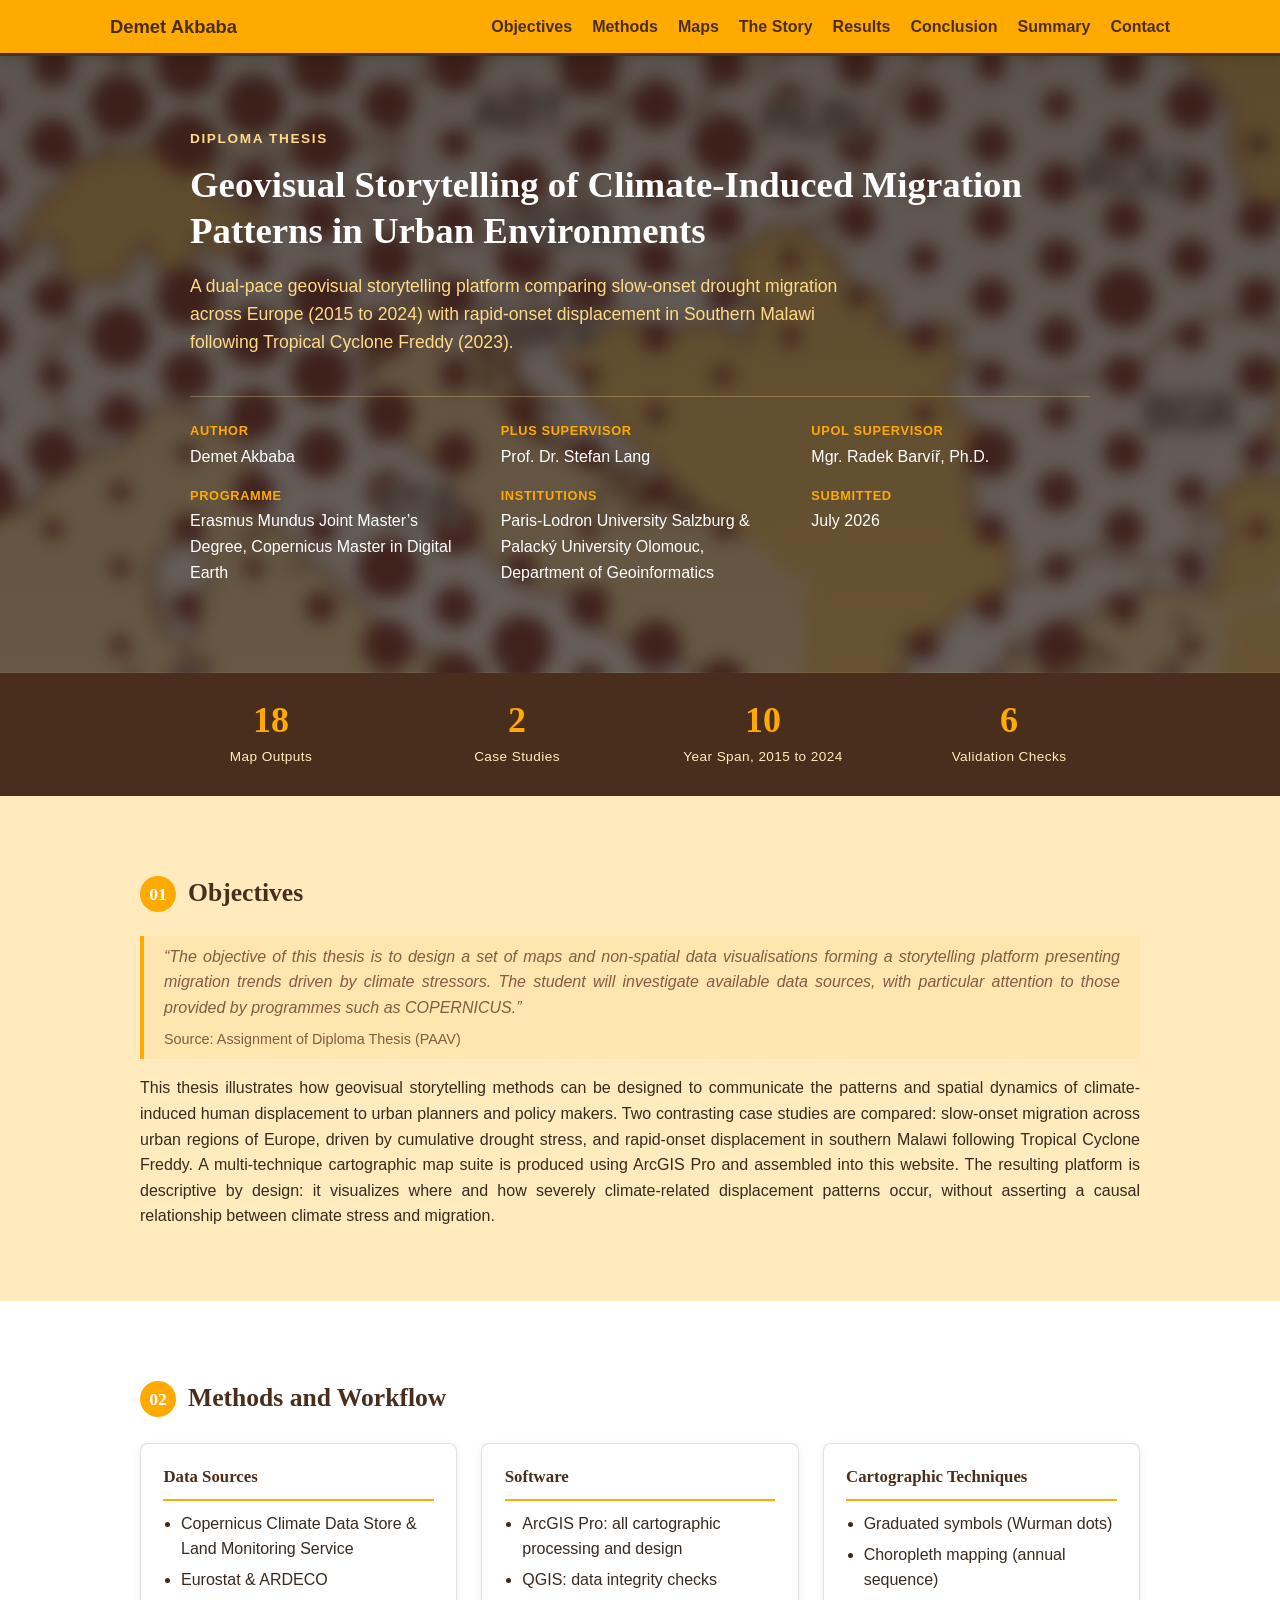
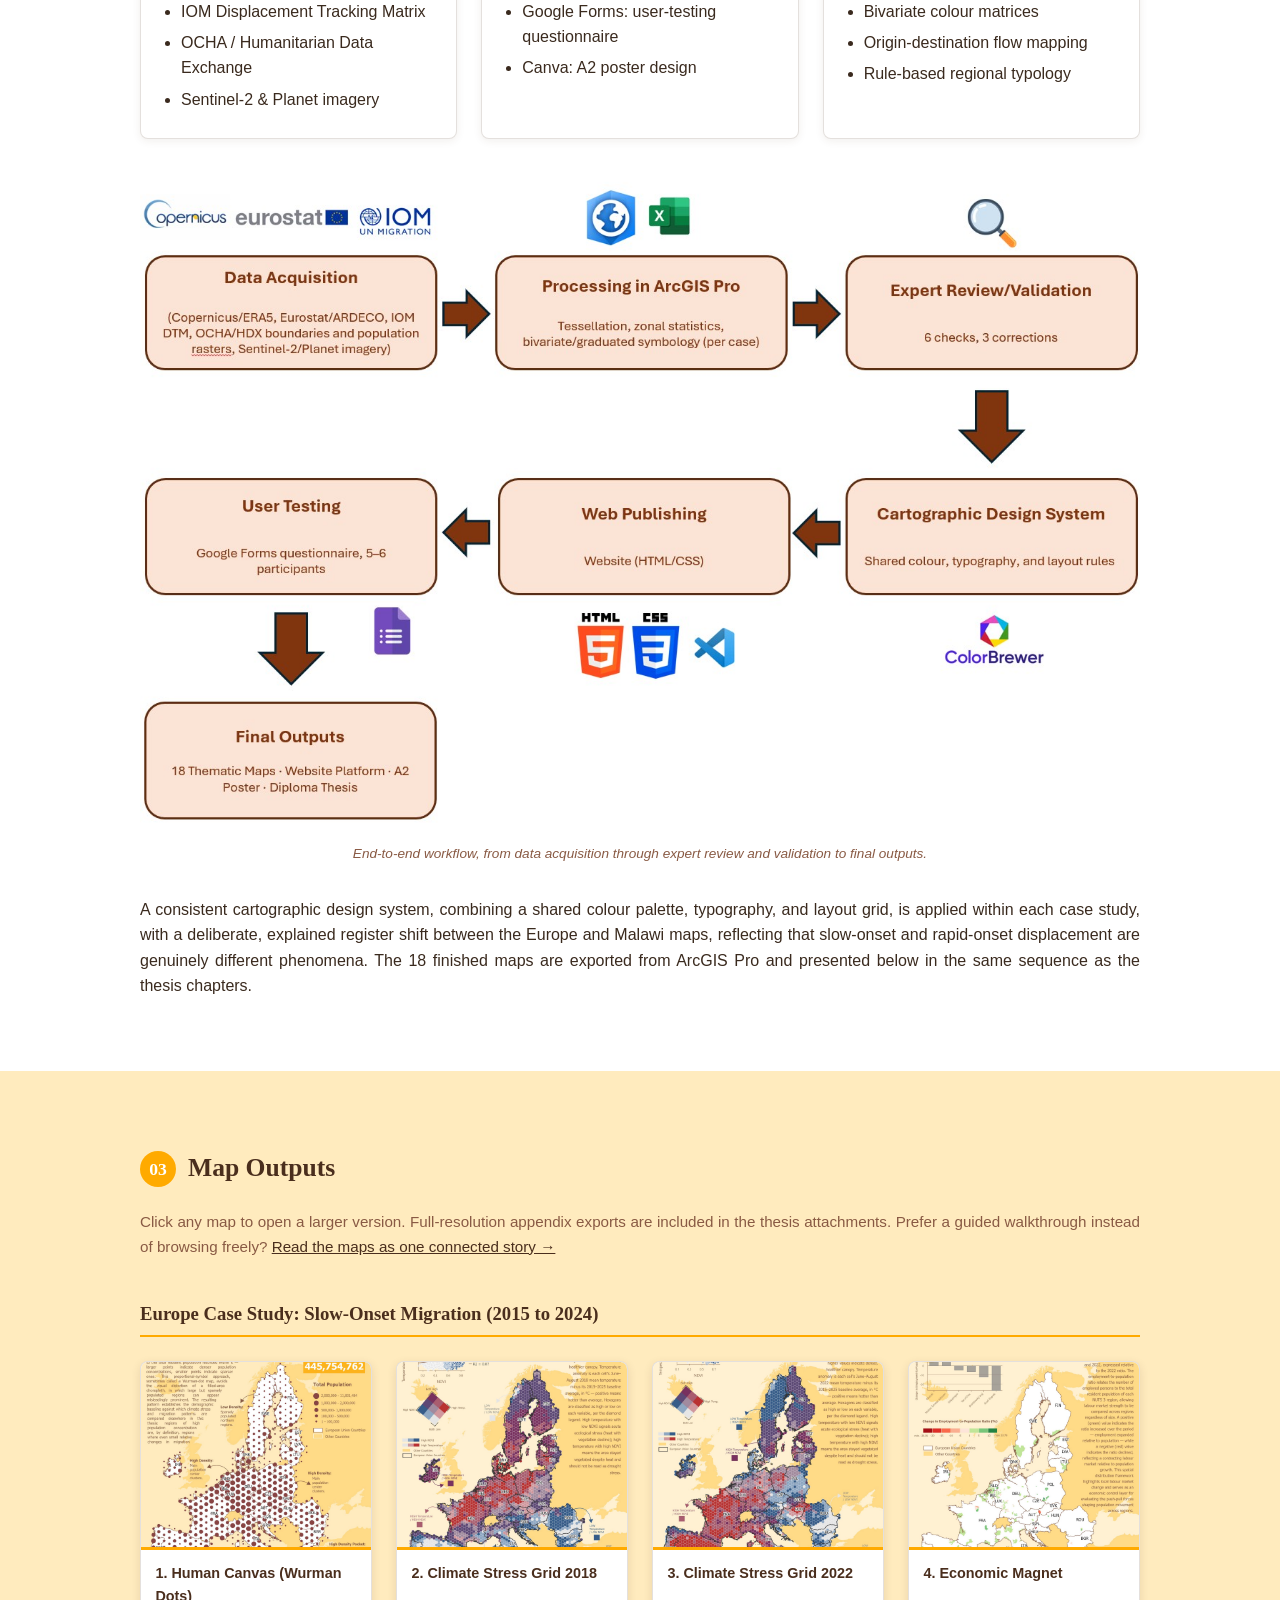
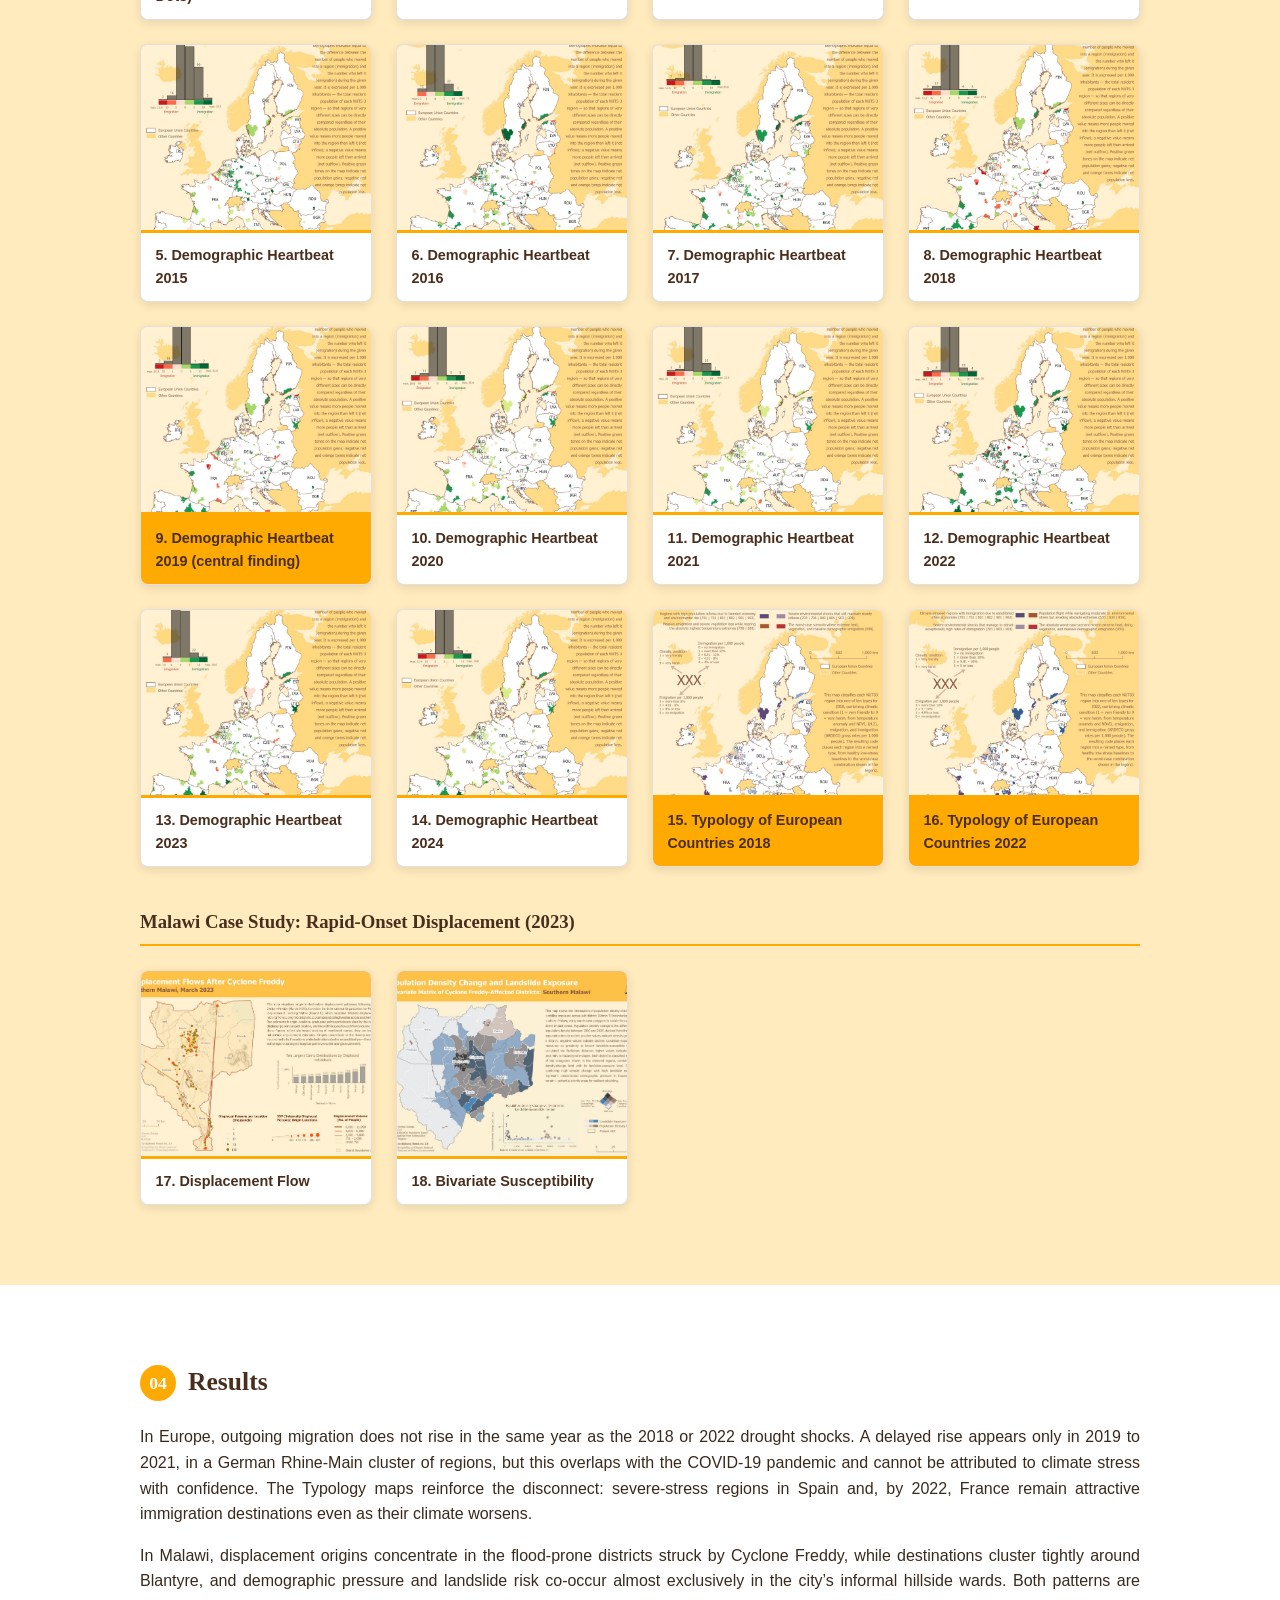
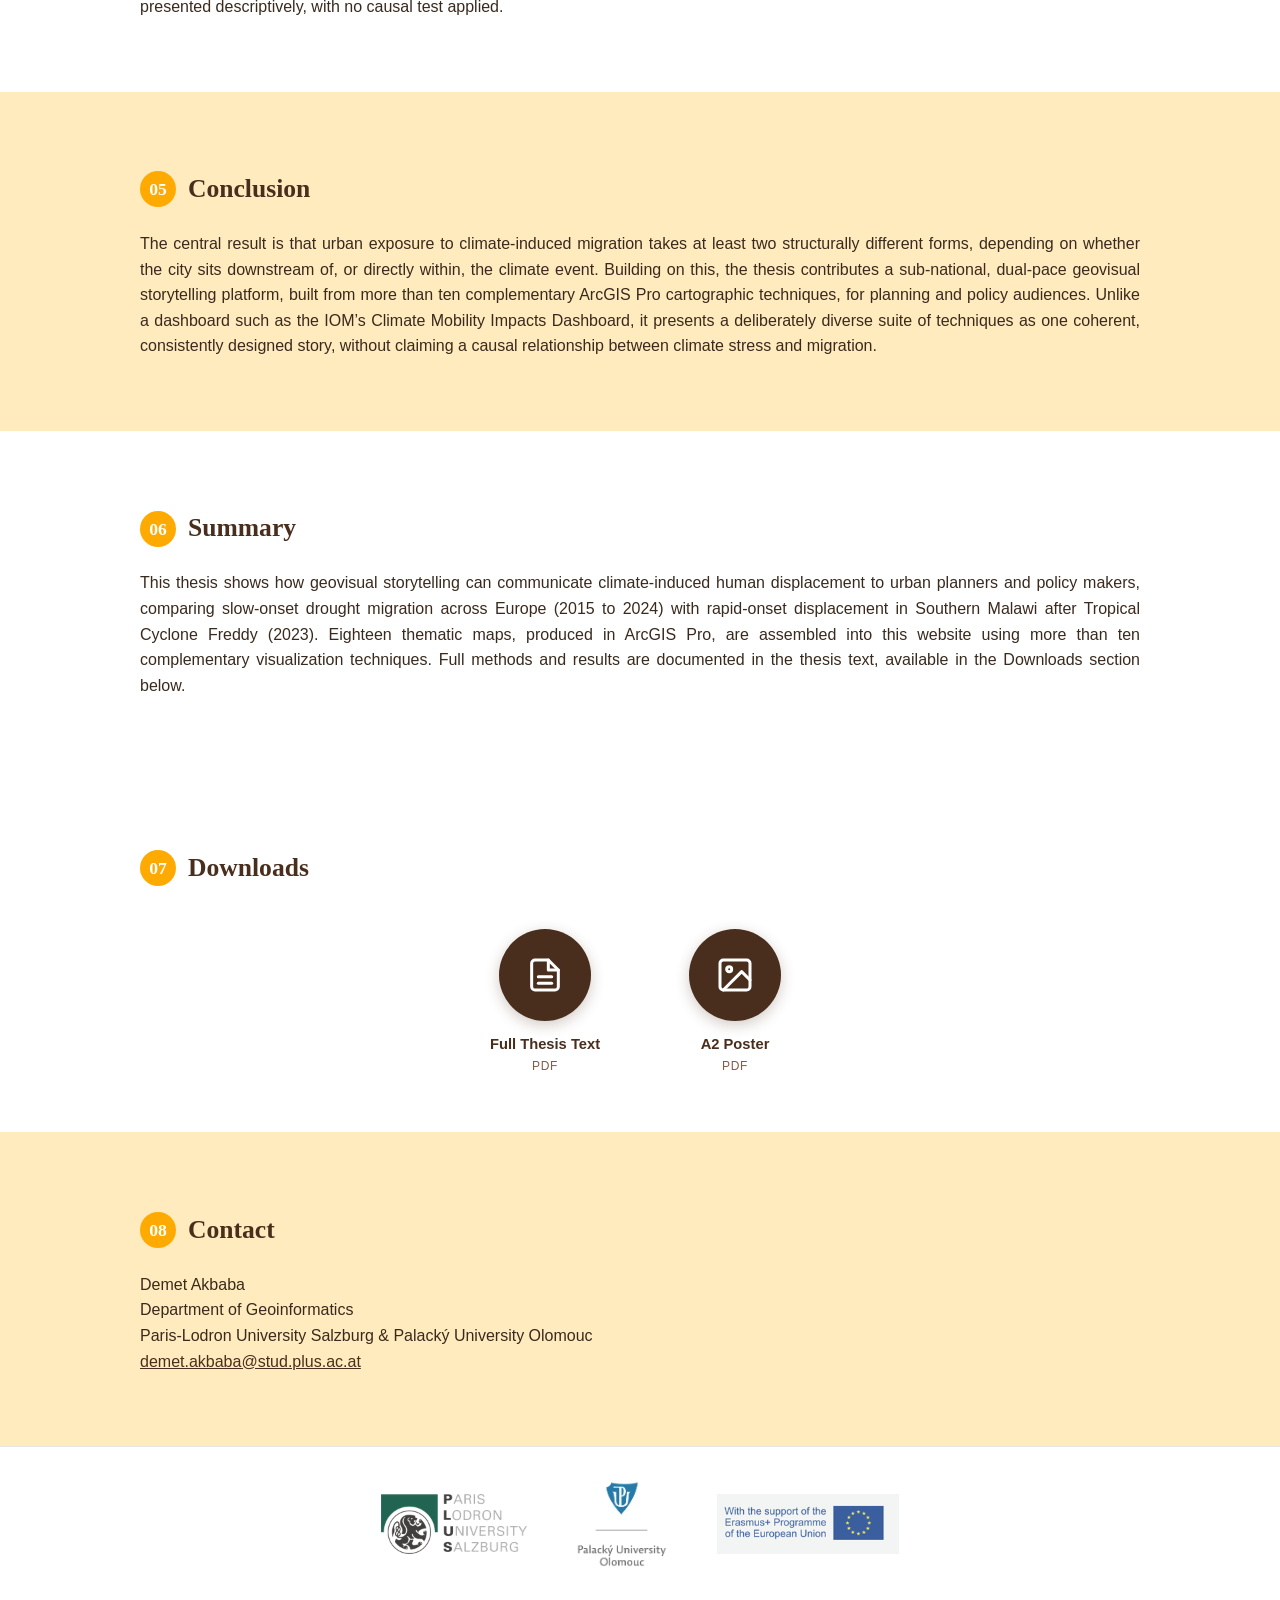
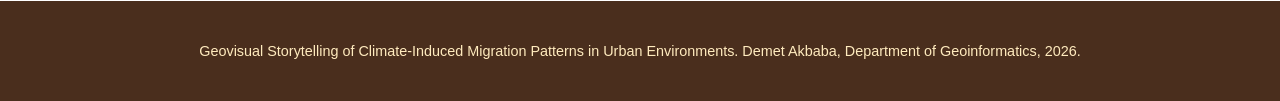
<file: index.html>
<!DOCTYPE html>
<html lang="en">
<head>
<meta charset="UTF-8">
<meta name="viewport" content="width=device-width, initial-scale=1.0">
<title>Geovisual Storytelling of Climate-Induced Migration Patterns in Urban Environments</title>
<meta name="description" content="Diploma thesis by Demet Akbaba, Department of Geoinformatics, Paris-Lodron University Salzburg and Palacky University Olomouc.">
<meta name="author" content="Demet Akbaba">
<link rel="stylesheet" href="css/style.css">
</head>
<body>

<header class="site-header">
  <div class="header-inner">
    <a class="brand" href="#home">Demet Akbaba</a>
    <nav aria-label="Main navigation">
      <ul>
        <li><a href="#objectives">Objectives</a></li>
        <li><a href="#methods">Methods</a></li>
        <li><a href="#maps">Maps</a></li>
        <li><a href="story.html">The Story</a></li>
        <li><a href="#results">Results</a></li>
        <li><a href="#conclusion">Conclusion</a></li>
        <li><a href="#summary">Summary</a></li>
        <li><a href="#contact">Contact</a></li>
      </ul>
    </nav>
  </div>
</header>

<main>

<section id="home" class="hero">
  <div class="hero-inner">
    <p class="eyebrow">Diploma Thesis</p>
    <h1>Geovisual Storytelling of Climate-Induced Migration Patterns in Urban Environments</h1>
    <p class="hero-sub">A dual-pace geovisual storytelling platform comparing slow-onset drought migration across Europe (2015 to 2024) with rapid-onset displacement in Southern Malawi following Tropical Cyclone Freddy (2023).</p>
    <dl class="hero-meta">
      <div><dt>Author</dt><dd>Demet Akbaba</dd></div>
      <div><dt>PLUS Supervisor</dt><dd>Prof. Dr. Stefan Lang</dd></div>
      <div><dt>UPOL Supervisor</dt><dd>Mgr. Radek Barv&iacute;&#345;, Ph.D.</dd></div>
      <div><dt>Programme</dt><dd>Erasmus Mundus Joint Master&rsquo;s Degree, Copernicus Master in Digital Earth</dd></div>
      <div><dt>Institutions</dt><dd>Paris-Lodron University Salzburg &amp; Palack&yacute; University Olomouc, Department of Geoinformatics</dd></div>
      <div><dt>Submitted</dt><dd>July 2026</dd></div>
    </dl>
  </div>
</section>

<section class="stats-strip" aria-label="Thesis at a glance">
  <div class="stats-inner">
    <div class="stat"><span class="stat-num">18</span><span class="stat-label">Map Outputs</span></div>
    <div class="stat"><span class="stat-num">2</span><span class="stat-label">Case Studies</span></div>
    <div class="stat"><span class="stat-num">10</span><span class="stat-label">Year Span, 2015 to 2024</span></div>
    <div class="stat"><span class="stat-num">6</span><span class="stat-label">Validation Checks</span></div>
  </div>
</section>

<section id="objectives" class="section section-alt">
  <div class="section-inner">
    <h2>Objectives</h2>
    <blockquote>
      &ldquo;The objective of this thesis is to design a set of maps and non-spatial data visualisations forming a storytelling platform presenting migration trends driven by climate stressors. The student will investigate available data sources, with particular attention to those provided by programmes such as COPERNICUS.&rdquo;
      <cite>Source: Assignment of Diploma Thesis (PAAV)</cite>
    </blockquote>
    <p>This thesis illustrates how geovisual storytelling methods can be designed to communicate the patterns and spatial dynamics of climate-induced human displacement to urban planners and policy makers. Two contrasting case studies are compared: slow-onset migration across urban regions of Europe, driven by cumulative drought stress, and rapid-onset displacement in southern Malawi following Tropical Cyclone Freddy. A multi-technique cartographic map suite is produced using ArcGIS Pro and assembled into this website. The resulting platform is descriptive by design: it visualizes where and how severely climate-related displacement patterns occur, without asserting a causal relationship between climate stress and migration.</p>
  </div>
</section>

<section id="methods" class="section">
  <div class="section-inner">
    <h2>Methods and Workflow</h2>
    <div class="methods-grid">
      <div>
        <h3>Data Sources</h3>
        <ul>
          <li>Copernicus Climate Data Store &amp; Land Monitoring Service</li>
          <li>Eurostat &amp; ARDECO</li>
          <li>IOM Displacement Tracking Matrix</li>
          <li>OCHA / Humanitarian Data Exchange</li>
          <li>Sentinel-2 &amp; Planet imagery</li>
        </ul>
      </div>
      <div>
        <h3>Software</h3>
        <ul>
          <li>ArcGIS Pro: all cartographic processing and design</li>
          <li>QGIS: data integrity checks</li>
          <li>Google Forms: <span style="white-space: nowrap;">user-testing</span> questionnaire</li>
          <li>Canva: A2 poster design</li>
        </ul>
      </div>
      <div>
        <h3>Cartographic Techniques</h3>
        <ul>
          <li>Graduated symbols (Wurman dots)</li>
          <li>Choropleth mapping (annual sequence)</li>
          <li>Bivariate colour matrices</li>
          <li>Origin-destination flow mapping</li>
          <li>Rule-based regional typology</li>
        </ul>
      </div>
    </div>
    <figure class="methodology-figure">
      <img src="images/site/methodology_flowchart.jpg" alt="Methodology workflow flowchart: data acquisition, processing in ArcGIS Pro, expert review and validation, cartographic design system, web publishing, user testing, converging into a single final outputs box" loading="lazy">
      <figcaption>End-to-end workflow, from data acquisition through expert review and validation to final outputs.</figcaption>
    </figure>
    <p>A consistent cartographic design system, combining a shared colour palette, typography, and layout grid, is applied within each case study, with a deliberate, explained register shift between the Europe and Malawi maps, reflecting that slow-onset and rapid-onset displacement are genuinely different phenomena. The 18 finished maps are exported from ArcGIS Pro and presented below in the same sequence as the thesis chapters.</p>
  </div>
</section>

<section id="maps" class="section section-alt">
  <div class="section-inner">
    <h2>Map Outputs</h2>
    <p class="section-note">Click any map to open a larger version. Full-resolution appendix exports are included in the thesis attachments. Prefer a guided walkthrough instead of browsing freely? <a href="story.html">Read the maps as one connected story &rarr;</a></p>

    <h3 class="group-title">Europe Case Study: Slow-Onset Migration (2015 to 2024)</h3>
    <div class="map-grid">
      <figure><a href="#map01"><img src="images/gallery/01_human_canvas.jpg" alt="Human Canvas map, Wurman dot population density across Europe" loading="lazy"></a><figcaption>1. Human Canvas (Wurman Dots)</figcaption></figure>
      <figure><a href="#map02"><img src="images/gallery/02_climate_stress_2018.jpg" alt="Climate Stress Grid map for 2018" loading="lazy"></a><figcaption>2. Climate Stress Grid 2018</figcaption></figure>
      <figure><a href="#map03"><img src="images/gallery/03_climate_stress_2022.jpg" alt="Climate Stress Grid map for 2022" loading="lazy"></a><figcaption>3. Climate Stress Grid 2022</figcaption></figure>
      <figure><a href="#map04"><img src="images/gallery/04_economic_magnet.jpg" alt="Economic Magnet map, 2018 to 2022 employment ratio change" loading="lazy"></a><figcaption>4. Economic Magnet</figcaption></figure>
      <figure><a href="#map05"><img src="images/gallery/05_demographic_heartbeat_2015.jpg" alt="Demographic Heartbeat map for 2015" loading="lazy"></a><figcaption>5. Demographic Heartbeat 2015</figcaption></figure>
      <figure><a href="#map06"><img src="images/gallery/06_demographic_heartbeat_2016.jpg" alt="Demographic Heartbeat map for 2016" loading="lazy"></a><figcaption>6. Demographic Heartbeat 2016</figcaption></figure>
      <figure><a href="#map07"><img src="images/gallery/07_demographic_heartbeat_2017.jpg" alt="Demographic Heartbeat map for 2017" loading="lazy"></a><figcaption>7. Demographic Heartbeat 2017</figcaption></figure>
      <figure><a href="#map08"><img src="images/gallery/08_demographic_heartbeat_2018.jpg" alt="Demographic Heartbeat map for 2018" loading="lazy"></a><figcaption>8. Demographic Heartbeat 2018</figcaption></figure>
      <figure class="featured"><a href="#map09"><img src="images/gallery/09_demographic_heartbeat_2019.jpg" alt="Demographic Heartbeat map for 2019" loading="lazy"></a><figcaption>9. Demographic Heartbeat 2019 (central finding)</figcaption></figure>
      <figure><a href="#map10"><img src="images/gallery/10_demographic_heartbeat_2020.jpg" alt="Demographic Heartbeat map for 2020" loading="lazy"></a><figcaption>10. Demographic Heartbeat 2020</figcaption></figure>
      <figure><a href="#map11"><img src="images/gallery/11_demographic_heartbeat_2021.jpg" alt="Demographic Heartbeat map for 2021" loading="lazy"></a><figcaption>11. Demographic Heartbeat 2021</figcaption></figure>
      <figure><a href="#map12"><img src="images/gallery/12_demographic_heartbeat_2022.jpg" alt="Demographic Heartbeat map for 2022" loading="lazy"></a><figcaption>12. Demographic Heartbeat 2022</figcaption></figure>
      <figure><a href="#map13"><img src="images/gallery/13_demographic_heartbeat_2023.jpg" alt="Demographic Heartbeat map for 2023" loading="lazy"></a><figcaption>13. Demographic Heartbeat 2023</figcaption></figure>
      <figure><a href="#map14"><img src="images/gallery/14_demographic_heartbeat_2024.jpg" alt="Demographic Heartbeat map for 2024" loading="lazy"></a><figcaption>14. Demographic Heartbeat 2024</figcaption></figure>
      <figure class="featured"><a href="#map15"><img src="images/gallery/15_typology_2018.jpg" alt="Typology of European Countries map for 2018" loading="lazy"></a><figcaption>15. Typology of European Countries 2018</figcaption></figure>
      <figure class="featured"><a href="#map16"><img src="images/gallery/16_typology_2022.jpg" alt="Typology of European Countries map for 2022" loading="lazy"></a><figcaption>16. Typology of European Countries 2022</figcaption></figure>
    </div>

    <h3 class="group-title">Malawi Case Study: Rapid-Onset Displacement (2023)</h3>
    <div class="map-grid">
      <figure><a href="#map17"><img src="images/gallery/17_displacement_flow.jpg" alt="Displacement Flow map, Southern Malawi after Cyclone Freddy" loading="lazy"></a><figcaption>17. Displacement Flow</figcaption></figure>
      <figure><a href="#map18"><img src="images/gallery/18_bivariate_susceptibility.jpg" alt="Bivariate Susceptibility map, population density change and landslide exposure" loading="lazy"></a><figcaption>18. Bivariate Susceptibility</figcaption></figure>
    </div>
  </div>
</section>

<div class="lightbox" id="map01">
  <a href="#maps" class="lightbox-close" aria-label="Close"><svg viewBox="0 0 24 24" fill="none" stroke="currentColor" stroke-width="2" stroke-linecap="round"><line x1="5" y1="5" x2="19" y2="19"/><line x1="19" y1="5" x2="5" y2="19"/></svg></a>
  <a href="#maps" class="lightbox-bg" aria-hidden="true" tabindex="-1"></a>
  <a href="#map18" class="lightbox-nav lightbox-prev" aria-label="Previous map"><svg viewBox="0 0 24 24" fill="none" stroke="currentColor" stroke-width="2" stroke-linecap="round" stroke-linejoin="round"><polyline points="15 6 9 12 15 18"/></svg></a>
  <a href="#map02" class="lightbox-nav lightbox-next" aria-label="Next map"><svg viewBox="0 0 24 24" fill="none" stroke="currentColor" stroke-width="2" stroke-linecap="round" stroke-linejoin="round"><polyline points="9 6 15 12 9 18"/></svg></a>  <a href="images/maps/01_human_canvas.png" download class="lightbox-download" aria-label="Download full resolution PNG of Human Canvas"><svg viewBox="0 0 24 24" fill="none" stroke="currentColor" stroke-width="2" stroke-linecap="round" stroke-linejoin="round"><path d="M12 3v12"/><polyline points="7 10 12 15 17 10"/><line x1="5" y1="21" x2="19" y2="21"/></svg></a>

  <input type="checkbox" id="zoom01" class="zoom-toggle">
  <figure class="lightbox-figure">
    <label for="zoom01" class="zoom-label"><img src="images/gallery/01_human_canvas_full.jpg" alt="Human Canvas map, Wurman dot population density across Europe" loading="lazy"></label>
    <figcaption><span class="lightbox-title">1. Human Canvas (Wurman Dots)</span><span class="zoom-hint">Click the map to zoom in. Click again to zoom out.</span><span class="lightbox-desc">Population is aggregated into a hexagonal grid across the EU and displayed as Wurman dots sized by population count. The map reproduces the classic "Blue Banana" corridor of dense settlement from the Rhine-Ruhr region to northern Italy, with Rhine-Ruhr the single densest cluster (49 million people across 14 adjacent cells) and the Paris Basin containing the single largest cell (11.8 million). This population baseline is compared against climate stress (maps 2 to 3) and migration patterns (maps 5 to 16) later in the case study.</span></figcaption>
  </figure>
</div>
<div class="lightbox" id="map02">
  <a href="#maps" class="lightbox-close" aria-label="Close"><svg viewBox="0 0 24 24" fill="none" stroke="currentColor" stroke-width="2" stroke-linecap="round"><line x1="5" y1="5" x2="19" y2="19"/><line x1="19" y1="5" x2="5" y2="19"/></svg></a>
  <a href="#maps" class="lightbox-bg" aria-hidden="true" tabindex="-1"></a>
  <a href="#map01" class="lightbox-nav lightbox-prev" aria-label="Previous map"><svg viewBox="0 0 24 24" fill="none" stroke="currentColor" stroke-width="2" stroke-linecap="round" stroke-linejoin="round"><polyline points="15 6 9 12 15 18"/></svg></a>
  <a href="#map03" class="lightbox-nav lightbox-next" aria-label="Next map"><svg viewBox="0 0 24 24" fill="none" stroke="currentColor" stroke-width="2" stroke-linecap="round" stroke-linejoin="round"><polyline points="9 6 15 12 9 18"/></svg></a>  <a href="images/maps/02_climate_stress_2018.png" download class="lightbox-download" aria-label="Download full resolution PNG of Climate Stress Grid 2018"><svg viewBox="0 0 24 24" fill="none" stroke="currentColor" stroke-width="2" stroke-linecap="round" stroke-linejoin="round"><path d="M12 3v12"/><polyline points="7 10 12 15 17 10"/><line x1="5" y1="21" x2="19" y2="21"/></svg></a>

  <input type="checkbox" id="zoom02" class="zoom-toggle">
  <figure class="lightbox-figure">
    <label for="zoom02" class="zoom-label"><img src="images/gallery/02_climate_stress_2018_full.jpg" alt="Climate Stress Grid map for 2018" loading="lazy"></label>
    <figcaption><span class="lightbox-title">2. Climate Stress Grid 2018</span><span class="zoom-hint">Click the map to zoom in. Click again to zoom out.</span><span class="lightbox-desc">Combines summer temperature anomaly and NDVI vegetation health into a single bivariate grid, isolating the most severe combination of heat and vegetation stress. The 2018 event reproduces a documented "hotter drought" pattern concentrated in central and northern Europe rather than the Mediterranean south, with severe-stress hexagons concentrated in Germany (39%), France (29%), Scandinavia (18%), and Poland (14%).</span></figcaption>
  </figure>
</div>
<div class="lightbox" id="map03">
  <a href="#maps" class="lightbox-close" aria-label="Close"><svg viewBox="0 0 24 24" fill="none" stroke="currentColor" stroke-width="2" stroke-linecap="round"><line x1="5" y1="5" x2="19" y2="19"/><line x1="19" y1="5" x2="5" y2="19"/></svg></a>
  <a href="#maps" class="lightbox-bg" aria-hidden="true" tabindex="-1"></a>
  <a href="#map02" class="lightbox-nav lightbox-prev" aria-label="Previous map"><svg viewBox="0 0 24 24" fill="none" stroke="currentColor" stroke-width="2" stroke-linecap="round" stroke-linejoin="round"><polyline points="15 6 9 12 15 18"/></svg></a>
  <a href="#map04" class="lightbox-nav lightbox-next" aria-label="Next map"><svg viewBox="0 0 24 24" fill="none" stroke="currentColor" stroke-width="2" stroke-linecap="round" stroke-linejoin="round"><polyline points="9 6 15 12 9 18"/></svg></a>  <a href="images/maps/03_climate_stress_2022.png" download class="lightbox-download" aria-label="Download full resolution PNG of Climate Stress Grid 2022"><svg viewBox="0 0 24 24" fill="none" stroke="currentColor" stroke-width="2" stroke-linecap="round" stroke-linejoin="round"><path d="M12 3v12"/><polyline points="7 10 12 15 17 10"/><line x1="5" y1="21" x2="19" y2="21"/></svg></a>

  <input type="checkbox" id="zoom03" class="zoom-toggle">
  <figure class="lightbox-figure">
    <label for="zoom03" class="zoom-label"><img src="images/gallery/03_climate_stress_2022_full.jpg" alt="Climate Stress Grid map for 2022" loading="lazy"></label>
    <figcaption><span class="lightbox-title">3. Climate Stress Grid 2022</span><span class="zoom-hint">Click the map to zoom in. Click again to zoom out.</span><span class="lightbox-desc">Uses the same bivariate temperature-anomaly and NDVI method as the 2018 map, allowing a direct year-on-year comparison. 2022 shows a markedly more severe and widespread stress pattern, consistent with the Joint Research Centre's assessment of it as possibly Europe's worst drought in five centuries, with severity shifting south and west to concentrate in the Iberian Peninsula (49% of severe hexagons) and France (34%).</span></figcaption>
  </figure>
</div>
<div class="lightbox" id="map04">
  <a href="#maps" class="lightbox-close" aria-label="Close"><svg viewBox="0 0 24 24" fill="none" stroke="currentColor" stroke-width="2" stroke-linecap="round"><line x1="5" y1="5" x2="19" y2="19"/><line x1="19" y1="5" x2="5" y2="19"/></svg></a>
  <a href="#maps" class="lightbox-bg" aria-hidden="true" tabindex="-1"></a>
  <a href="#map03" class="lightbox-nav lightbox-prev" aria-label="Previous map"><svg viewBox="0 0 24 24" fill="none" stroke="currentColor" stroke-width="2" stroke-linecap="round" stroke-linejoin="round"><polyline points="15 6 9 12 15 18"/></svg></a>
  <a href="#map05" class="lightbox-nav lightbox-next" aria-label="Next map"><svg viewBox="0 0 24 24" fill="none" stroke="currentColor" stroke-width="2" stroke-linecap="round" stroke-linejoin="round"><polyline points="9 6 15 12 9 18"/></svg></a>  <a href="images/maps/04_economic_magnet.png" download class="lightbox-download" aria-label="Download full resolution PNG of Economic Magnet"><svg viewBox="0 0 24 24" fill="none" stroke="currentColor" stroke-width="2" stroke-linecap="round" stroke-linejoin="round"><path d="M12 3v12"/><polyline points="7 10 12 15 17 10"/><line x1="5" y1="21" x2="19" y2="21"/></svg></a>

  <input type="checkbox" id="zoom04" class="zoom-toggle">
  <figure class="lightbox-figure">
    <label for="zoom04" class="zoom-label"><img src="images/gallery/04_economic_magnet_full.jpg" alt="Economic Magnet map, 2018 to 2022 employment ratio change" loading="lazy"></label>
    <figcaption><span class="lightbox-title">4. Economic Magnet</span><span class="zoom-hint">Click the map to zoom in. Click again to zoom out.</span><span class="lightbox-desc">A choropleth of the percentage change in each urban region's employment-to-population ratio between 2018 and 2022, isolating shifting economic density from population growth alone. The strongest gains cluster in southern Poland (Gliwicki, Katowicki, Kraków), while Grad Zagreb shows by far the steepest decline (-26.9%). Notably, neither pattern spatially aligns with the climate-stress hexagons in maps 2 and 3.</span></figcaption>
  </figure>
</div>
<div class="lightbox" id="map05">
  <a href="#maps" class="lightbox-close" aria-label="Close"><svg viewBox="0 0 24 24" fill="none" stroke="currentColor" stroke-width="2" stroke-linecap="round"><line x1="5" y1="5" x2="19" y2="19"/><line x1="19" y1="5" x2="5" y2="19"/></svg></a>
  <a href="#maps" class="lightbox-bg" aria-hidden="true" tabindex="-1"></a>
  <a href="#map04" class="lightbox-nav lightbox-prev" aria-label="Previous map"><svg viewBox="0 0 24 24" fill="none" stroke="currentColor" stroke-width="2" stroke-linecap="round" stroke-linejoin="round"><polyline points="15 6 9 12 15 18"/></svg></a>
  <a href="#map06" class="lightbox-nav lightbox-next" aria-label="Next map"><svg viewBox="0 0 24 24" fill="none" stroke="currentColor" stroke-width="2" stroke-linecap="round" stroke-linejoin="round"><polyline points="9 6 15 12 9 18"/></svg></a>  <a href="images/maps/05_demographic_heartbeat_2015.png" download class="lightbox-download" aria-label="Download full resolution PNG of Demographic Heartbeat 2015"><svg viewBox="0 0 24 24" fill="none" stroke="currentColor" stroke-width="2" stroke-linecap="round" stroke-linejoin="round"><path d="M12 3v12"/><polyline points="7 10 12 15 17 10"/><line x1="5" y1="21" x2="19" y2="21"/></svg></a>

  <input type="checkbox" id="zoom05" class="zoom-toggle">
  <figure class="lightbox-figure">
    <label for="zoom05" class="zoom-label"><img src="images/gallery/05_demographic_heartbeat_2015_full.jpg" alt="Demographic Heartbeat map for 2015" loading="lazy"></label>
    <figcaption><span class="lightbox-title">5. Demographic Heartbeat 2015</span><span class="zoom-hint">Click the map to zoom in. Click again to zoom out.</span><span class="lightbox-desc">Net migration rate per 1,000 inhabitants across urban NUTS3 regions, the first of ten annual maps in this series (2015 to 2024). Most regions already show net inflow at this point, establishing the pre-drought baseline against which the 2018 and 2022 climate shocks (maps 2 and 3) are later compared.</span></figcaption>
  </figure>
</div>
<div class="lightbox" id="map06">
  <a href="#maps" class="lightbox-close" aria-label="Close"><svg viewBox="0 0 24 24" fill="none" stroke="currentColor" stroke-width="2" stroke-linecap="round"><line x1="5" y1="5" x2="19" y2="19"/><line x1="19" y1="5" x2="5" y2="19"/></svg></a>
  <a href="#maps" class="lightbox-bg" aria-hidden="true" tabindex="-1"></a>
  <a href="#map05" class="lightbox-nav lightbox-prev" aria-label="Previous map"><svg viewBox="0 0 24 24" fill="none" stroke="currentColor" stroke-width="2" stroke-linecap="round" stroke-linejoin="round"><polyline points="15 6 9 12 15 18"/></svg></a>
  <a href="#map07" class="lightbox-nav lightbox-next" aria-label="Next map"><svg viewBox="0 0 24 24" fill="none" stroke="currentColor" stroke-width="2" stroke-linecap="round" stroke-linejoin="round"><polyline points="9 6 15 12 9 18"/></svg></a>  <a href="images/maps/06_demographic_heartbeat_2016.png" download class="lightbox-download" aria-label="Download full resolution PNG of Demographic Heartbeat 2016"><svg viewBox="0 0 24 24" fill="none" stroke="currentColor" stroke-width="2" stroke-linecap="round" stroke-linejoin="round"><path d="M12 3v12"/><polyline points="7 10 12 15 17 10"/><line x1="5" y1="21" x2="19" y2="21"/></svg></a>

  <input type="checkbox" id="zoom06" class="zoom-toggle">
  <figure class="lightbox-figure">
    <label for="zoom06" class="zoom-label"><img src="images/gallery/06_demographic_heartbeat_2016_full.jpg" alt="Demographic Heartbeat map for 2016" loading="lazy"></label>
    <figcaption><span class="lightbox-title">6. Demographic Heartbeat 2016</span><span class="zoom-hint">Click the map to zoom in. Click again to zoom out.</span><span class="lightbox-desc">Continues the annual net migration rate series, still within the pre-2018 baseline period. The consistent net-inflow pattern across most urban regions in these early years is what makes the later, temporary shift toward outflow in 2019 to 2021 stand out as a deviation rather than the norm.</span></figcaption>
  </figure>
</div>
<div class="lightbox" id="map07">
  <a href="#maps" class="lightbox-close" aria-label="Close"><svg viewBox="0 0 24 24" fill="none" stroke="currentColor" stroke-width="2" stroke-linecap="round"><line x1="5" y1="5" x2="19" y2="19"/><line x1="19" y1="5" x2="5" y2="19"/></svg></a>
  <a href="#maps" class="lightbox-bg" aria-hidden="true" tabindex="-1"></a>
  <a href="#map06" class="lightbox-nav lightbox-prev" aria-label="Previous map"><svg viewBox="0 0 24 24" fill="none" stroke="currentColor" stroke-width="2" stroke-linecap="round" stroke-linejoin="round"><polyline points="15 6 9 12 15 18"/></svg></a>
  <a href="#map08" class="lightbox-nav lightbox-next" aria-label="Next map"><svg viewBox="0 0 24 24" fill="none" stroke="currentColor" stroke-width="2" stroke-linecap="round" stroke-linejoin="round"><polyline points="9 6 15 12 9 18"/></svg></a>  <a href="images/maps/07_demographic_heartbeat_2017.png" download class="lightbox-download" aria-label="Download full resolution PNG of Demographic Heartbeat 2017"><svg viewBox="0 0 24 24" fill="none" stroke="currentColor" stroke-width="2" stroke-linecap="round" stroke-linejoin="round"><path d="M12 3v12"/><polyline points="7 10 12 15 17 10"/><line x1="5" y1="21" x2="19" y2="21"/></svg></a>

  <input type="checkbox" id="zoom07" class="zoom-toggle">
  <figure class="lightbox-figure">
    <label for="zoom07" class="zoom-label"><img src="images/gallery/07_demographic_heartbeat_2017_full.jpg" alt="Demographic Heartbeat map for 2017" loading="lazy"></label>
    <figcaption><span class="lightbox-title">7. Demographic Heartbeat 2017</span><span class="zoom-hint">Click the map to zoom in. Click again to zoom out.</span><span class="lightbox-desc">The final full year before the 2018 drought event mapped in map 2. Net migration rates here form part of the baseline used to test whether outgoing migration rises in the same year as, or only with a delay after, climate stress.</span></figcaption>
  </figure>
</div>
<div class="lightbox" id="map08">
  <a href="#maps" class="lightbox-close" aria-label="Close"><svg viewBox="0 0 24 24" fill="none" stroke="currentColor" stroke-width="2" stroke-linecap="round"><line x1="5" y1="5" x2="19" y2="19"/><line x1="19" y1="5" x2="5" y2="19"/></svg></a>
  <a href="#maps" class="lightbox-bg" aria-hidden="true" tabindex="-1"></a>
  <a href="#map07" class="lightbox-nav lightbox-prev" aria-label="Previous map"><svg viewBox="0 0 24 24" fill="none" stroke="currentColor" stroke-width="2" stroke-linecap="round" stroke-linejoin="round"><polyline points="15 6 9 12 15 18"/></svg></a>
  <a href="#map09" class="lightbox-nav lightbox-next" aria-label="Next map"><svg viewBox="0 0 24 24" fill="none" stroke="currentColor" stroke-width="2" stroke-linecap="round" stroke-linejoin="round"><polyline points="9 6 15 12 9 18"/></svg></a>  <a href="images/maps/08_demographic_heartbeat_2018.png" download class="lightbox-download" aria-label="Download full resolution PNG of Demographic Heartbeat 2018"><svg viewBox="0 0 24 24" fill="none" stroke="currentColor" stroke-width="2" stroke-linecap="round" stroke-linejoin="round"><path d="M12 3v12"/><polyline points="7 10 12 15 17 10"/><line x1="5" y1="21" x2="19" y2="21"/></svg></a>

  <input type="checkbox" id="zoom08" class="zoom-toggle">
  <figure class="lightbox-figure">
    <label for="zoom08" class="zoom-label"><img src="images/gallery/08_demographic_heartbeat_2018_full.jpg" alt="Demographic Heartbeat map for 2018" loading="lazy"></label>
    <figcaption><span class="lightbox-title">8. Demographic Heartbeat 2018</span><span class="zoom-hint">Click the map to zoom in. Click again to zoom out.</span><span class="lightbox-desc">Net migration rate in the same year as the drought event mapped in map 2. Outgoing migration does not rise in this year specifically; the delayed increase this thesis identifies only becomes visible from 2019 onward (map 9), one to three years later.</span></figcaption>
  </figure>
</div>
<div class="lightbox" id="map09">
  <a href="#maps" class="lightbox-close" aria-label="Close"><svg viewBox="0 0 24 24" fill="none" stroke="currentColor" stroke-width="2" stroke-linecap="round"><line x1="5" y1="5" x2="19" y2="19"/><line x1="19" y1="5" x2="5" y2="19"/></svg></a>
  <a href="#maps" class="lightbox-bg" aria-hidden="true" tabindex="-1"></a>
  <a href="#map08" class="lightbox-nav lightbox-prev" aria-label="Previous map"><svg viewBox="0 0 24 24" fill="none" stroke="currentColor" stroke-width="2" stroke-linecap="round" stroke-linejoin="round"><polyline points="15 6 9 12 15 18"/></svg></a>
  <a href="#map10" class="lightbox-nav lightbox-next" aria-label="Next map"><svg viewBox="0 0 24 24" fill="none" stroke="currentColor" stroke-width="2" stroke-linecap="round" stroke-linejoin="round"><polyline points="9 6 15 12 9 18"/></svg></a>  <a href="images/maps/09_demographic_heartbeat_2019.png" download class="lightbox-download" aria-label="Download full resolution PNG of Demographic Heartbeat 2019"><svg viewBox="0 0 24 24" fill="none" stroke="currentColor" stroke-width="2" stroke-linecap="round" stroke-linejoin="round"><path d="M12 3v12"/><polyline points="7 10 12 15 17 10"/><line x1="5" y1="21" x2="19" y2="21"/></svg></a>

  <input type="checkbox" id="zoom09" class="zoom-toggle">
  <figure class="lightbox-figure">
    <label for="zoom09" class="zoom-label"><img src="images/gallery/09_demographic_heartbeat_2019_full.jpg" alt="Demographic Heartbeat map for 2019" loading="lazy"></label>
    <figcaption><span class="lightbox-title">9. Demographic Heartbeat 2019 (central finding)</span><span class="zoom-hint">Click the map to zoom in. Click again to zoom out.</span><span class="lightbox-desc">The central finding of the thesis: the clearest delayed rise in outgoing migration after the 2018 drought concentrates here, one year on, in a German cluster (Heidelberg, Karlsruhe, Stuttgart, Frankfurt am Main, Cologne) that overlaps the densest population corridor (map 1) and the most climate-stressed 2018 region (map 2). This 2019 to 2021 window overlaps the COVID-19 pandemic, however, so the apparent lag cannot be attributed to climate stress with full confidence.</span></figcaption>
  </figure>
</div>
<div class="lightbox" id="map10">
  <a href="#maps" class="lightbox-close" aria-label="Close"><svg viewBox="0 0 24 24" fill="none" stroke="currentColor" stroke-width="2" stroke-linecap="round"><line x1="5" y1="5" x2="19" y2="19"/><line x1="19" y1="5" x2="5" y2="19"/></svg></a>
  <a href="#maps" class="lightbox-bg" aria-hidden="true" tabindex="-1"></a>
  <a href="#map09" class="lightbox-nav lightbox-prev" aria-label="Previous map"><svg viewBox="0 0 24 24" fill="none" stroke="currentColor" stroke-width="2" stroke-linecap="round" stroke-linejoin="round"><polyline points="15 6 9 12 15 18"/></svg></a>
  <a href="#map11" class="lightbox-nav lightbox-next" aria-label="Next map"><svg viewBox="0 0 24 24" fill="none" stroke="currentColor" stroke-width="2" stroke-linecap="round" stroke-linejoin="round"><polyline points="9 6 15 12 9 18"/></svg></a>  <a href="images/maps/10_demographic_heartbeat_2020.png" download class="lightbox-download" aria-label="Download full resolution PNG of Demographic Heartbeat 2020"><svg viewBox="0 0 24 24" fill="none" stroke="currentColor" stroke-width="2" stroke-linecap="round" stroke-linejoin="round"><path d="M12 3v12"/><polyline points="7 10 12 15 17 10"/><line x1="5" y1="21" x2="19" y2="21"/></svg></a>

  <input type="checkbox" id="zoom10" class="zoom-toggle">
  <figure class="lightbox-figure">
    <label for="zoom10" class="zoom-label"><img src="images/gallery/10_demographic_heartbeat_2020_full.jpg" alt="Demographic Heartbeat map for 2020" loading="lazy"></label>
    <figcaption><span class="lightbox-title">10. Demographic Heartbeat 2020</span><span class="zoom-hint">Click the map to zoom in. Click again to zoom out.</span><span class="lightbox-desc">Continues the 2019 to 2021 window in which the clearest delayed outgoing-migration signal after the 2018 drought appears, concentrated in the same German Rhine-Main/Baden-Württemberg corridor as 2019. This period coincides almost entirely with the COVID-19 pandemic, an independent disruption to migration that cannot be ruled out as a contributing factor.</span></figcaption>
  </figure>
</div>
<div class="lightbox" id="map11">
  <a href="#maps" class="lightbox-close" aria-label="Close"><svg viewBox="0 0 24 24" fill="none" stroke="currentColor" stroke-width="2" stroke-linecap="round"><line x1="5" y1="5" x2="19" y2="19"/><line x1="19" y1="5" x2="5" y2="19"/></svg></a>
  <a href="#maps" class="lightbox-bg" aria-hidden="true" tabindex="-1"></a>
  <a href="#map10" class="lightbox-nav lightbox-prev" aria-label="Previous map"><svg viewBox="0 0 24 24" fill="none" stroke="currentColor" stroke-width="2" stroke-linecap="round" stroke-linejoin="round"><polyline points="15 6 9 12 15 18"/></svg></a>
  <a href="#map12" class="lightbox-nav lightbox-next" aria-label="Next map"><svg viewBox="0 0 24 24" fill="none" stroke="currentColor" stroke-width="2" stroke-linecap="round" stroke-linejoin="round"><polyline points="9 6 15 12 9 18"/></svg></a>  <a href="images/maps/11_demographic_heartbeat_2021.png" download class="lightbox-download" aria-label="Download full resolution PNG of Demographic Heartbeat 2021"><svg viewBox="0 0 24 24" fill="none" stroke="currentColor" stroke-width="2" stroke-linecap="round" stroke-linejoin="round"><path d="M12 3v12"/><polyline points="7 10 12 15 17 10"/><line x1="5" y1="21" x2="19" y2="21"/></svg></a>

  <input type="checkbox" id="zoom11" class="zoom-toggle">
  <figure class="lightbox-figure">
    <label for="zoom11" class="zoom-label"><img src="images/gallery/11_demographic_heartbeat_2021_full.jpg" alt="Demographic Heartbeat map for 2021" loading="lazy"></label>
    <figcaption><span class="lightbox-title">11. Demographic Heartbeat 2021</span><span class="zoom-hint">Click the map to zoom in. Click again to zoom out.</span><span class="lightbox-desc">The final year of the 2019 to 2021 delayed-outflow window. No comparable delayed rise appears after the larger 2022 drought (maps 12 to 14), a contrast the thesis argues is inconsistent with a simple, mechanical climate-driven lag effect.</span></figcaption>
  </figure>
</div>
<div class="lightbox" id="map12">
  <a href="#maps" class="lightbox-close" aria-label="Close"><svg viewBox="0 0 24 24" fill="none" stroke="currentColor" stroke-width="2" stroke-linecap="round"><line x1="5" y1="5" x2="19" y2="19"/><line x1="19" y1="5" x2="5" y2="19"/></svg></a>
  <a href="#maps" class="lightbox-bg" aria-hidden="true" tabindex="-1"></a>
  <a href="#map11" class="lightbox-nav lightbox-prev" aria-label="Previous map"><svg viewBox="0 0 24 24" fill="none" stroke="currentColor" stroke-width="2" stroke-linecap="round" stroke-linejoin="round"><polyline points="15 6 9 12 15 18"/></svg></a>
  <a href="#map13" class="lightbox-nav lightbox-next" aria-label="Next map"><svg viewBox="0 0 24 24" fill="none" stroke="currentColor" stroke-width="2" stroke-linecap="round" stroke-linejoin="round"><polyline points="9 6 15 12 9 18"/></svg></a>  <a href="images/maps/12_demographic_heartbeat_2022.png" download class="lightbox-download" aria-label="Download full resolution PNG of Demographic Heartbeat 2022"><svg viewBox="0 0 24 24" fill="none" stroke="currentColor" stroke-width="2" stroke-linecap="round" stroke-linejoin="round"><path d="M12 3v12"/><polyline points="7 10 12 15 17 10"/><line x1="5" y1="21" x2="19" y2="21"/></svg></a>

  <input type="checkbox" id="zoom12" class="zoom-toggle">
  <figure class="lightbox-figure">
    <label for="zoom12" class="zoom-label"><img src="images/gallery/12_demographic_heartbeat_2022_full.jpg" alt="Demographic Heartbeat map for 2022" loading="lazy"></label>
    <figcaption><span class="lightbox-title">12. Demographic Heartbeat 2022</span><span class="zoom-hint">Click the map to zoom in. Click again to zoom out.</span><span class="lightbox-desc">Net migration rate in the same year as the more severe 2022 drought mapped in map 3. As with 2018 (map 8), outgoing migration does not rise in the same year as the shock itself.</span></figcaption>
  </figure>
</div>
<div class="lightbox" id="map13">
  <a href="#maps" class="lightbox-close" aria-label="Close"><svg viewBox="0 0 24 24" fill="none" stroke="currentColor" stroke-width="2" stroke-linecap="round"><line x1="5" y1="5" x2="19" y2="19"/><line x1="19" y1="5" x2="5" y2="19"/></svg></a>
  <a href="#maps" class="lightbox-bg" aria-hidden="true" tabindex="-1"></a>
  <a href="#map12" class="lightbox-nav lightbox-prev" aria-label="Previous map"><svg viewBox="0 0 24 24" fill="none" stroke="currentColor" stroke-width="2" stroke-linecap="round" stroke-linejoin="round"><polyline points="15 6 9 12 15 18"/></svg></a>
  <a href="#map14" class="lightbox-nav lightbox-next" aria-label="Next map"><svg viewBox="0 0 24 24" fill="none" stroke="currentColor" stroke-width="2" stroke-linecap="round" stroke-linejoin="round"><polyline points="9 6 15 12 9 18"/></svg></a>  <a href="images/maps/13_demographic_heartbeat_2023.png" download class="lightbox-download" aria-label="Download full resolution PNG of Demographic Heartbeat 2023"><svg viewBox="0 0 24 24" fill="none" stroke="currentColor" stroke-width="2" stroke-linecap="round" stroke-linejoin="round"><path d="M12 3v12"/><polyline points="7 10 12 15 17 10"/><line x1="5" y1="21" x2="19" y2="21"/></svg></a>

  <input type="checkbox" id="zoom13" class="zoom-toggle">
  <figure class="lightbox-figure">
    <label for="zoom13" class="zoom-label"><img src="images/gallery/13_demographic_heartbeat_2023_full.jpg" alt="Demographic Heartbeat map for 2023" loading="lazy"></label>
    <figcaption><span class="lightbox-title">13. Demographic Heartbeat 2023</span><span class="zoom-hint">Click the map to zoom in. Click again to zoom out.</span><span class="lightbox-desc">The first year following the 2022 drought. Unlike the 2019 to 2021 window after 2018, no comparable EU-wide delayed rise in outgoing migration appears here or in 2024, despite 2022 being the more severe of the two climate events.</span></figcaption>
  </figure>
</div>
<div class="lightbox" id="map14">
  <a href="#maps" class="lightbox-close" aria-label="Close"><svg viewBox="0 0 24 24" fill="none" stroke="currentColor" stroke-width="2" stroke-linecap="round"><line x1="5" y1="5" x2="19" y2="19"/><line x1="19" y1="5" x2="5" y2="19"/></svg></a>
  <a href="#maps" class="lightbox-bg" aria-hidden="true" tabindex="-1"></a>
  <a href="#map13" class="lightbox-nav lightbox-prev" aria-label="Previous map"><svg viewBox="0 0 24 24" fill="none" stroke="currentColor" stroke-width="2" stroke-linecap="round" stroke-linejoin="round"><polyline points="15 6 9 12 15 18"/></svg></a>
  <a href="#map15" class="lightbox-nav lightbox-next" aria-label="Next map"><svg viewBox="0 0 24 24" fill="none" stroke="currentColor" stroke-width="2" stroke-linecap="round" stroke-linejoin="round"><polyline points="9 6 15 12 9 18"/></svg></a>  <a href="images/maps/14_demographic_heartbeat_2024.png" download class="lightbox-download" aria-label="Download full resolution PNG of Demographic Heartbeat 2024"><svg viewBox="0 0 24 24" fill="none" stroke="currentColor" stroke-width="2" stroke-linecap="round" stroke-linejoin="round"><path d="M12 3v12"/><polyline points="7 10 12 15 17 10"/><line x1="5" y1="21" x2="19" y2="21"/></svg></a>

  <input type="checkbox" id="zoom14" class="zoom-toggle">
  <figure class="lightbox-figure">
    <label for="zoom14" class="zoom-label"><img src="images/gallery/14_demographic_heartbeat_2024_full.jpg" alt="Demographic Heartbeat map for 2024" loading="lazy"></label>
    <figcaption><span class="lightbox-title">14. Demographic Heartbeat 2024</span><span class="zoom-hint">Click the map to zoom in. Click again to zoom out.</span><span class="lightbox-desc">The final map in the ten-year series. A small minority of regions (22 of 242, about 9%) show a 2022 to 2024 outflow drop at least as steep as their 2019 to 2021 drop, dominated by Germany and including Bratislavský kraj, Slovakia (the same region flagged in map 4 for its steep employment decline), but this remains a minor nuance rather than a systematic second lag matching 2018's pattern.</span></figcaption>
  </figure>
</div>
<div class="lightbox" id="map15">
  <a href="#maps" class="lightbox-close" aria-label="Close"><svg viewBox="0 0 24 24" fill="none" stroke="currentColor" stroke-width="2" stroke-linecap="round"><line x1="5" y1="5" x2="19" y2="19"/><line x1="19" y1="5" x2="5" y2="19"/></svg></a>
  <a href="#maps" class="lightbox-bg" aria-hidden="true" tabindex="-1"></a>
  <a href="#map14" class="lightbox-nav lightbox-prev" aria-label="Previous map"><svg viewBox="0 0 24 24" fill="none" stroke="currentColor" stroke-width="2" stroke-linecap="round" stroke-linejoin="round"><polyline points="15 6 9 12 15 18"/></svg></a>
  <a href="#map16" class="lightbox-nav lightbox-next" aria-label="Next map"><svg viewBox="0 0 24 24" fill="none" stroke="currentColor" stroke-width="2" stroke-linecap="round" stroke-linejoin="round"><polyline points="9 6 15 12 9 18"/></svg></a>  <a href="images/maps/15_typology_2018.png" download class="lightbox-download" aria-label="Download full resolution PNG of Typology of European Countries 2018"><svg viewBox="0 0 24 24" fill="none" stroke="currentColor" stroke-width="2" stroke-linecap="round" stroke-linejoin="round"><path d="M12 3v12"/><polyline points="7 10 12 15 17 10"/><line x1="5" y1="21" x2="19" y2="21"/></svg></a>

  <input type="checkbox" id="zoom15" class="zoom-toggle">
  <figure class="lightbox-figure">
    <label for="zoom15" class="zoom-label"><img src="images/gallery/15_typology_2018_full.jpg" alt="Typology of European Countries map for 2018" loading="lazy"></label>
    <figcaption><span class="lightbox-title">15. Typology of European Countries 2018</span><span class="zoom-hint">Click the map to zoom in. Click again to zoom out.</span><span class="lightbox-desc">Synthesizes the Climate Stress Grid (map 2) and gross migration flows into a three-digit classification code per region, grouped into ten descriptive types. In 2018, the type combining severe climate stress with continued high immigration and no emigration is the most extensive category, concentrated across Spain and France, showing that population inflow does not necessarily track climate comfort.</span></figcaption>
  </figure>
</div>
<div class="lightbox" id="map16">
  <a href="#maps" class="lightbox-close" aria-label="Close"><svg viewBox="0 0 24 24" fill="none" stroke="currentColor" stroke-width="2" stroke-linecap="round"><line x1="5" y1="5" x2="19" y2="19"/><line x1="19" y1="5" x2="5" y2="19"/></svg></a>
  <a href="#maps" class="lightbox-bg" aria-hidden="true" tabindex="-1"></a>
  <a href="#map15" class="lightbox-nav lightbox-prev" aria-label="Previous map"><svg viewBox="0 0 24 24" fill="none" stroke="currentColor" stroke-width="2" stroke-linecap="round" stroke-linejoin="round"><polyline points="15 6 9 12 15 18"/></svg></a>
  <a href="#map17" class="lightbox-nav lightbox-next" aria-label="Next map"><svg viewBox="0 0 24 24" fill="none" stroke="currentColor" stroke-width="2" stroke-linecap="round" stroke-linejoin="round"><polyline points="9 6 15 12 9 18"/></svg></a>  <a href="images/maps/16_typology_2022.png" download class="lightbox-download" aria-label="Download full resolution PNG of Typology of European Countries 2022"><svg viewBox="0 0 24 24" fill="none" stroke="currentColor" stroke-width="2" stroke-linecap="round" stroke-linejoin="round"><path d="M12 3v12"/><polyline points="7 10 12 15 17 10"/><line x1="5" y1="21" x2="19" y2="21"/></svg></a>

  <input type="checkbox" id="zoom16" class="zoom-toggle">
  <figure class="lightbox-figure">
    <label for="zoom16" class="zoom-label"><img src="images/gallery/16_typology_2022_full.jpg" alt="Typology of European Countries map for 2022" loading="lazy"></label>
    <figcaption><span class="lightbox-title">16. Typology of European Countries 2022</span><span class="zoom-hint">Click the map to zoom in. Click again to zoom out.</span><span class="lightbox-desc">The same typology method applied independently to 2022 data (map 3's climate values plus that year's gross migration flows), allowing direct comparison with 2018 (map 15). The same high-immigration, high-climate-stress type remains the most extensive category and visibly expands further into France, while a small worst-case type (severe climate stress, high emigration, no immigration) appears only near the Netherlands-Belgium border.</span></figcaption>
  </figure>
</div>
<div class="lightbox" id="map17">
  <a href="#maps" class="lightbox-close" aria-label="Close"><svg viewBox="0 0 24 24" fill="none" stroke="currentColor" stroke-width="2" stroke-linecap="round"><line x1="5" y1="5" x2="19" y2="19"/><line x1="19" y1="5" x2="5" y2="19"/></svg></a>
  <a href="#maps" class="lightbox-bg" aria-hidden="true" tabindex="-1"></a>
  <a href="#map16" class="lightbox-nav lightbox-prev" aria-label="Previous map"><svg viewBox="0 0 24 24" fill="none" stroke="currentColor" stroke-width="2" stroke-linecap="round" stroke-linejoin="round"><polyline points="15 6 9 12 15 18"/></svg></a>
  <a href="#map18" class="lightbox-nav lightbox-next" aria-label="Next map"><svg viewBox="0 0 24 24" fill="none" stroke="currentColor" stroke-width="2" stroke-linecap="round" stroke-linejoin="round"><polyline points="9 6 15 12 9 18"/></svg></a>  <a href="images/maps/17_displacement_flow.png" download class="lightbox-download" aria-label="Download full resolution PNG of Displacement Flow"><svg viewBox="0 0 24 24" fill="none" stroke="currentColor" stroke-width="2" stroke-linecap="round" stroke-linejoin="round"><path d="M12 3v12"/><polyline points="7 10 12 15 17 10"/><line x1="5" y1="21" x2="19" y2="21"/></svg></a>

  <input type="checkbox" id="zoom17" class="zoom-toggle">
  <figure class="lightbox-figure">
    <label for="zoom17" class="zoom-label"><img src="images/gallery/17_displacement_flow_full.jpg" alt="Displacement Flow map, Southern Malawi after Cyclone Freddy" loading="lazy"></label>
    <figcaption><span class="lightbox-title">17. Displacement Flow</span><span class="zoom-hint">Click the map to zoom in. Click again to zoom out.</span><span class="lightbox-desc">Origin-destination flow lines and graduated point symbols map displacement recorded by the IOM Displacement Tracking Matrix after Tropical Cyclone Freddy (March 2023), totalling 190,683 people across 21 origins and 153 destinations. The largest origins cluster in flood-prone districts like Chikwawa, while destinations concentrate disproportionately around Blantyre, showing the city acting as a pull factor even within this single acute-onset event.</span></figcaption>
  </figure>
</div>
<div class="lightbox" id="map18">
  <a href="#maps" class="lightbox-close" aria-label="Close"><svg viewBox="0 0 24 24" fill="none" stroke="currentColor" stroke-width="2" stroke-linecap="round"><line x1="5" y1="5" x2="19" y2="19"/><line x1="19" y1="5" x2="5" y2="19"/></svg></a>
  <a href="#maps" class="lightbox-bg" aria-hidden="true" tabindex="-1"></a>
  <a href="#map17" class="lightbox-nav lightbox-prev" aria-label="Previous map"><svg viewBox="0 0 24 24" fill="none" stroke="currentColor" stroke-width="2" stroke-linecap="round" stroke-linejoin="round"><polyline points="15 6 9 12 15 18"/></svg></a>
  <a href="#map01" class="lightbox-nav lightbox-next" aria-label="Next map"><svg viewBox="0 0 24 24" fill="none" stroke="currentColor" stroke-width="2" stroke-linecap="round" stroke-linejoin="round"><polyline points="9 6 15 12 9 18"/></svg></a>  <a href="images/maps/18_bivariate_susceptibility.png" download class="lightbox-download" aria-label="Download full resolution PNG of Bivariate Susceptibility"><svg viewBox="0 0 24 24" fill="none" stroke="currentColor" stroke-width="2" stroke-linecap="round" stroke-linejoin="round"><path d="M12 3v12"/><polyline points="7 10 12 15 17 10"/><line x1="5" y1="21" x2="19" y2="21"/></svg></a>

  <input type="checkbox" id="zoom18" class="zoom-toggle">
  <figure class="lightbox-figure">
    <label for="zoom18" class="zoom-label"><img src="images/gallery/18_bivariate_susceptibility_full.jpg" alt="Bivariate Susceptibility map, population density change and landslide exposure" loading="lazy"></label>
    <figcaption><span class="lightbox-title">18. Bivariate Susceptibility</span><span class="zoom-hint">Click the map to zoom in. Click again to zoom out.</span><span class="lightbox-desc">Combines 2020 to 2025 population change with landslide exposure, digitized from before/after satellite imagery of Cyclone Freddy damage, into a single bivariate map across Malawi's Admin3 districts. Of the 24 districts falling into the highest category for both variables, 23 are wards within Blantyre City itself, concentrated in the same informal hillside settlements documented as the epicentre of the March 2023 landslide deaths.</span></figcaption>
  </figure>
</div>

<section id="results" class="section">
  <div class="section-inner">
    <h2>Results</h2>
    <p>In Europe, outgoing migration does not rise in the same year as the 2018 or 2022 drought shocks. A delayed rise appears only in 2019 to 2021, in a German Rhine-Main cluster of regions, but this overlaps with the COVID-19 pandemic and cannot be attributed to climate stress with confidence. The Typology maps reinforce the disconnect: severe-stress regions in Spain and, by 2022, France remain attractive immigration destinations even as their climate worsens.</p>
    <p>In Malawi, displacement origins concentrate in the flood-prone districts struck by Cyclone Freddy, while destinations cluster tightly around Blantyre, and demographic pressure and landslide risk co-occur almost exclusively in the city&rsquo;s informal hillside wards. Both patterns are presented descriptively, with no causal test applied.</p>
  </div>
</section>

<section id="conclusion" class="section section-alt">
  <div class="section-inner">
    <h2>Conclusion</h2>
    <p>The central result is that urban exposure to climate-induced migration takes at least two structurally different forms, depending on whether the city sits downstream of, or directly within, the climate event. Building on this, the thesis contributes a sub-national, dual-pace geovisual storytelling platform, built from more than ten complementary ArcGIS Pro cartographic techniques, for planning and policy audiences. Unlike a dashboard such as the IOM&rsquo;s Climate Mobility Impacts Dashboard, it presents a deliberately diverse suite of techniques as one coherent, consistently designed story, without claiming a causal relationship between climate stress and migration.</p>
  </div>
</section>

<section id="summary" class="section">
  <div class="section-inner">
    <h2>Summary</h2>
    <p>This thesis shows how geovisual storytelling can communicate climate-induced human displacement to urban planners and policy makers, comparing slow-onset drought migration across Europe (2015 to 2024) with rapid-onset displacement in Southern Malawi after Tropical Cyclone Freddy (2023). Eighteen thematic maps, produced in ArcGIS Pro, are assembled into this website using more than ten complementary visualization techniques. Full methods and results are documented in the thesis text, available in the Downloads section below.</p>
  </div>
</section>

<section id="downloads" class="section">
  <div class="section-inner">
    <h2>Downloads</h2>
    <div class="download-grid">
      <a class="download-card" href="docs/thesis_akbaba.pdf">
        <span class="download-icon" aria-hidden="true">
          <svg viewBox="0 0 24 24" fill="none" stroke="currentColor" stroke-width="1.8" stroke-linecap="round" stroke-linejoin="round"><path d="M14 3H6a2 2 0 0 0-2 2v14a2 2 0 0 0 2 2h12a2 2 0 0 0 2-2V9z"/><path d="M14 3v6h6"/><line x1="8" y1="13" x2="16" y2="13"/><line x1="8" y1="17" x2="16" y2="17"/></svg>
        </span>
        <span class="download-label">Full Thesis Text</span>
        <span class="download-sub">PDF</span>
      </a>
      <a class="download-card" href="docs/poster_akbaba.pdf">
        <span class="download-icon" aria-hidden="true">
          <svg viewBox="0 0 24 24" fill="none" stroke="currentColor" stroke-width="1.8" stroke-linecap="round" stroke-linejoin="round"><rect x="3" y="3" width="18" height="18" rx="2"/><circle cx="8.5" cy="8.5" r="1.5"/><path d="M21 15l-5-5L5 21"/></svg>
        </span>
        <span class="download-label">A2 Poster</span>
        <span class="download-sub">PDF</span>
      </a>
    </div>
  </div>
</section>

<section id="contact" class="section section-alt">
  <div class="section-inner">
    <h2>Contact</h2>
    <p class="contact-address">Demet Akbaba<br>
    Department of Geoinformatics<br>
    Paris-Lodron University Salzburg &amp; Palack&yacute; University Olomouc<br>
    <a href="mailto:demet.akbaba@stud.plus.ac.at">demet.akbaba@stud.plus.ac.at</a></p>
  </div>
</section>

<section class="logos-strip" aria-label="Partner institutions">
  <div class="logos-inner">
    <img src="images/logos/plus.png" alt="Paris-Lodron University Salzburg logo" class="partner-logo">
    <img src="images/logos/palacky.png" alt="Palack&yacute; University Olomouc logo" class="partner-logo partner-logo--large">
    <img src="images/logos/erasmus.png" alt="With the support of the Erasmus+ Programme of the European Union" class="partner-logo">
  </div>
</section>

</main>

<footer class="site-footer">
  <p>Geovisual Storytelling of Climate-Induced Migration Patterns in Urban Environments. Demet Akbaba, Department of Geoinformatics, 2026.</p>
</footer>

</body>
</html>
</file>
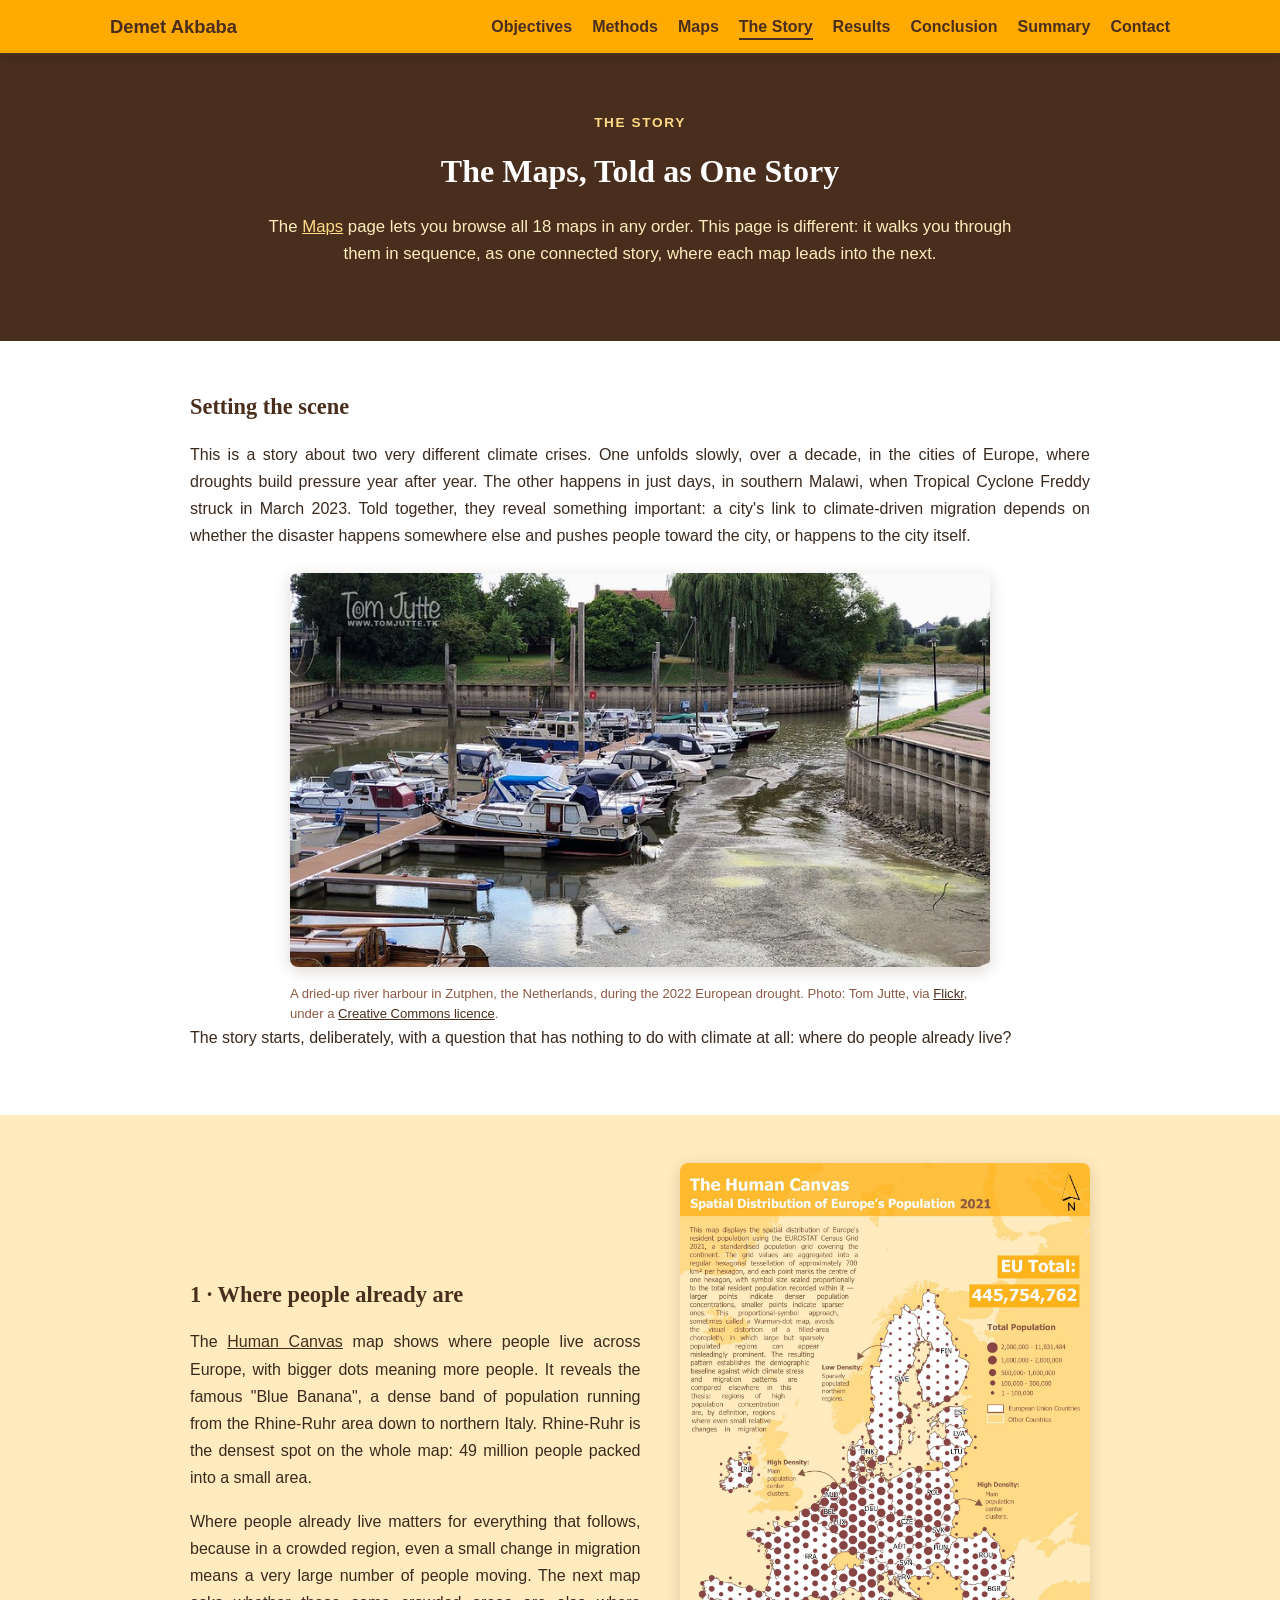
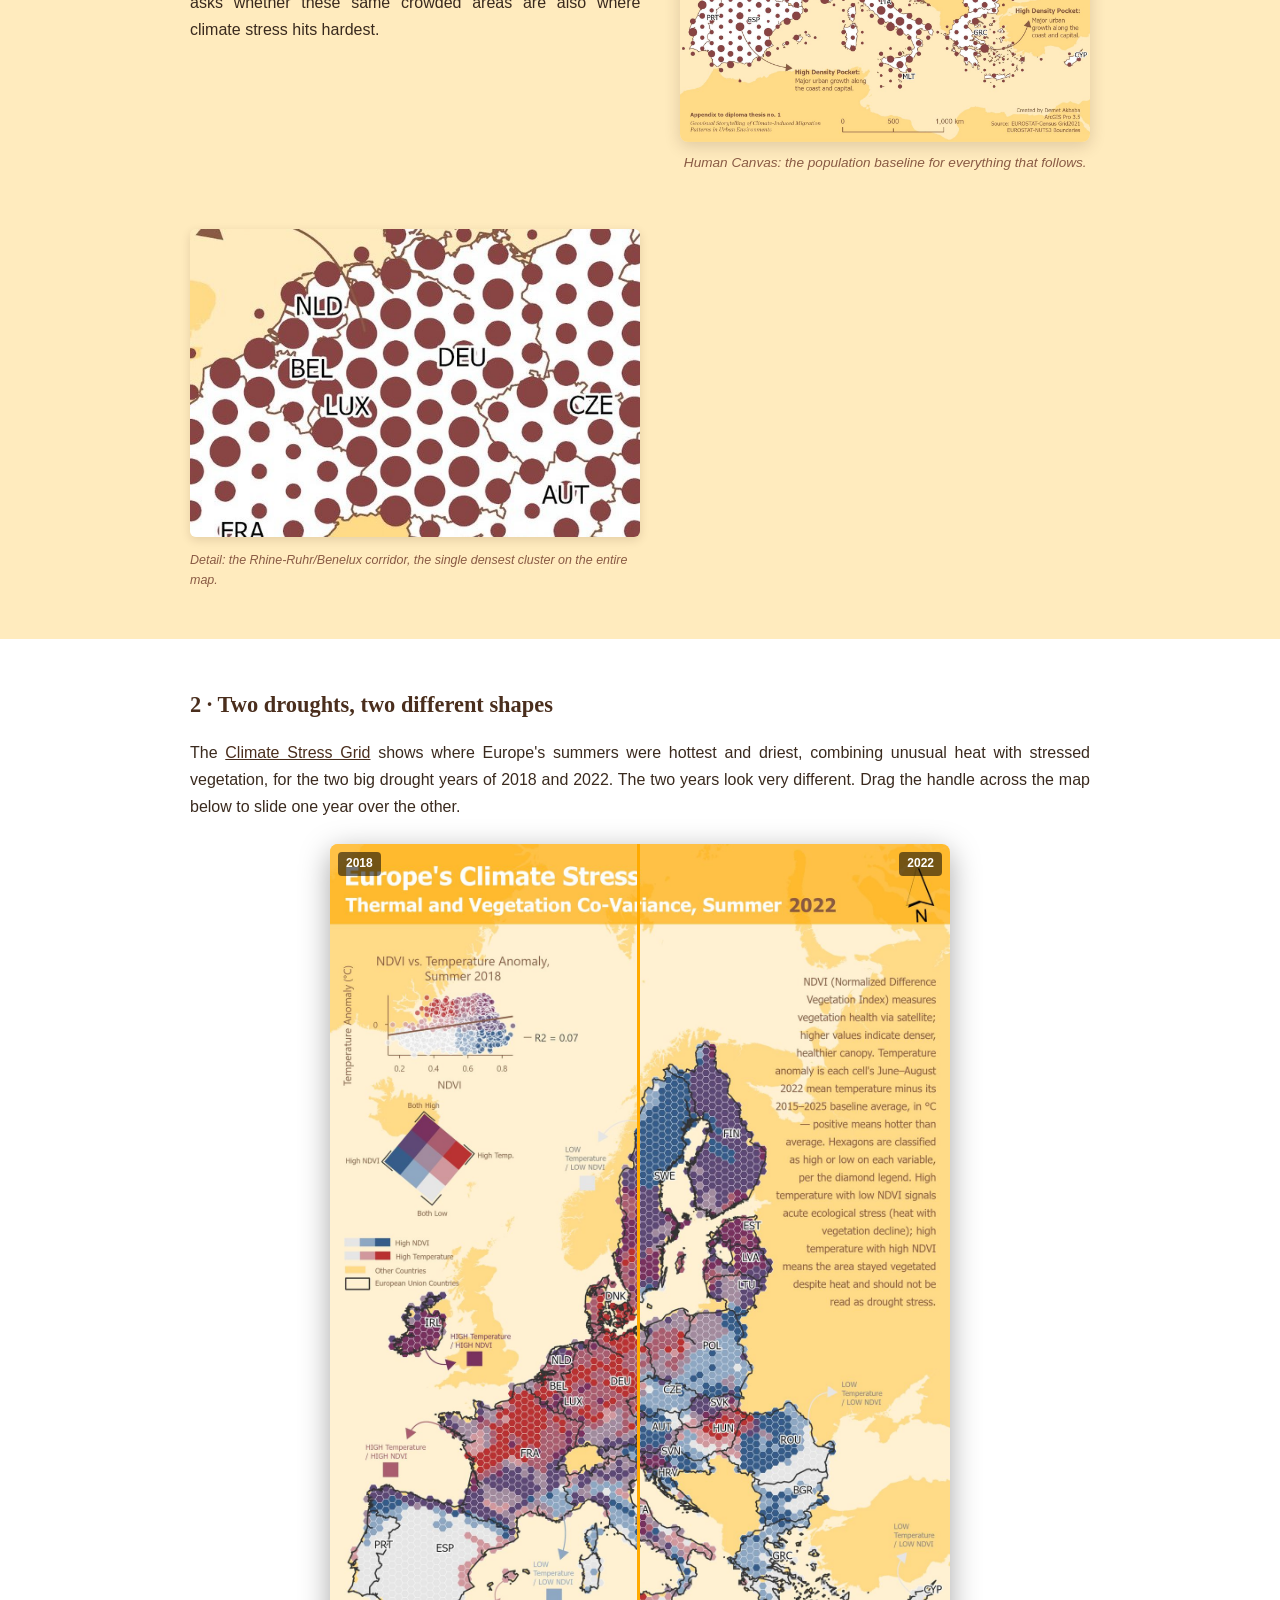
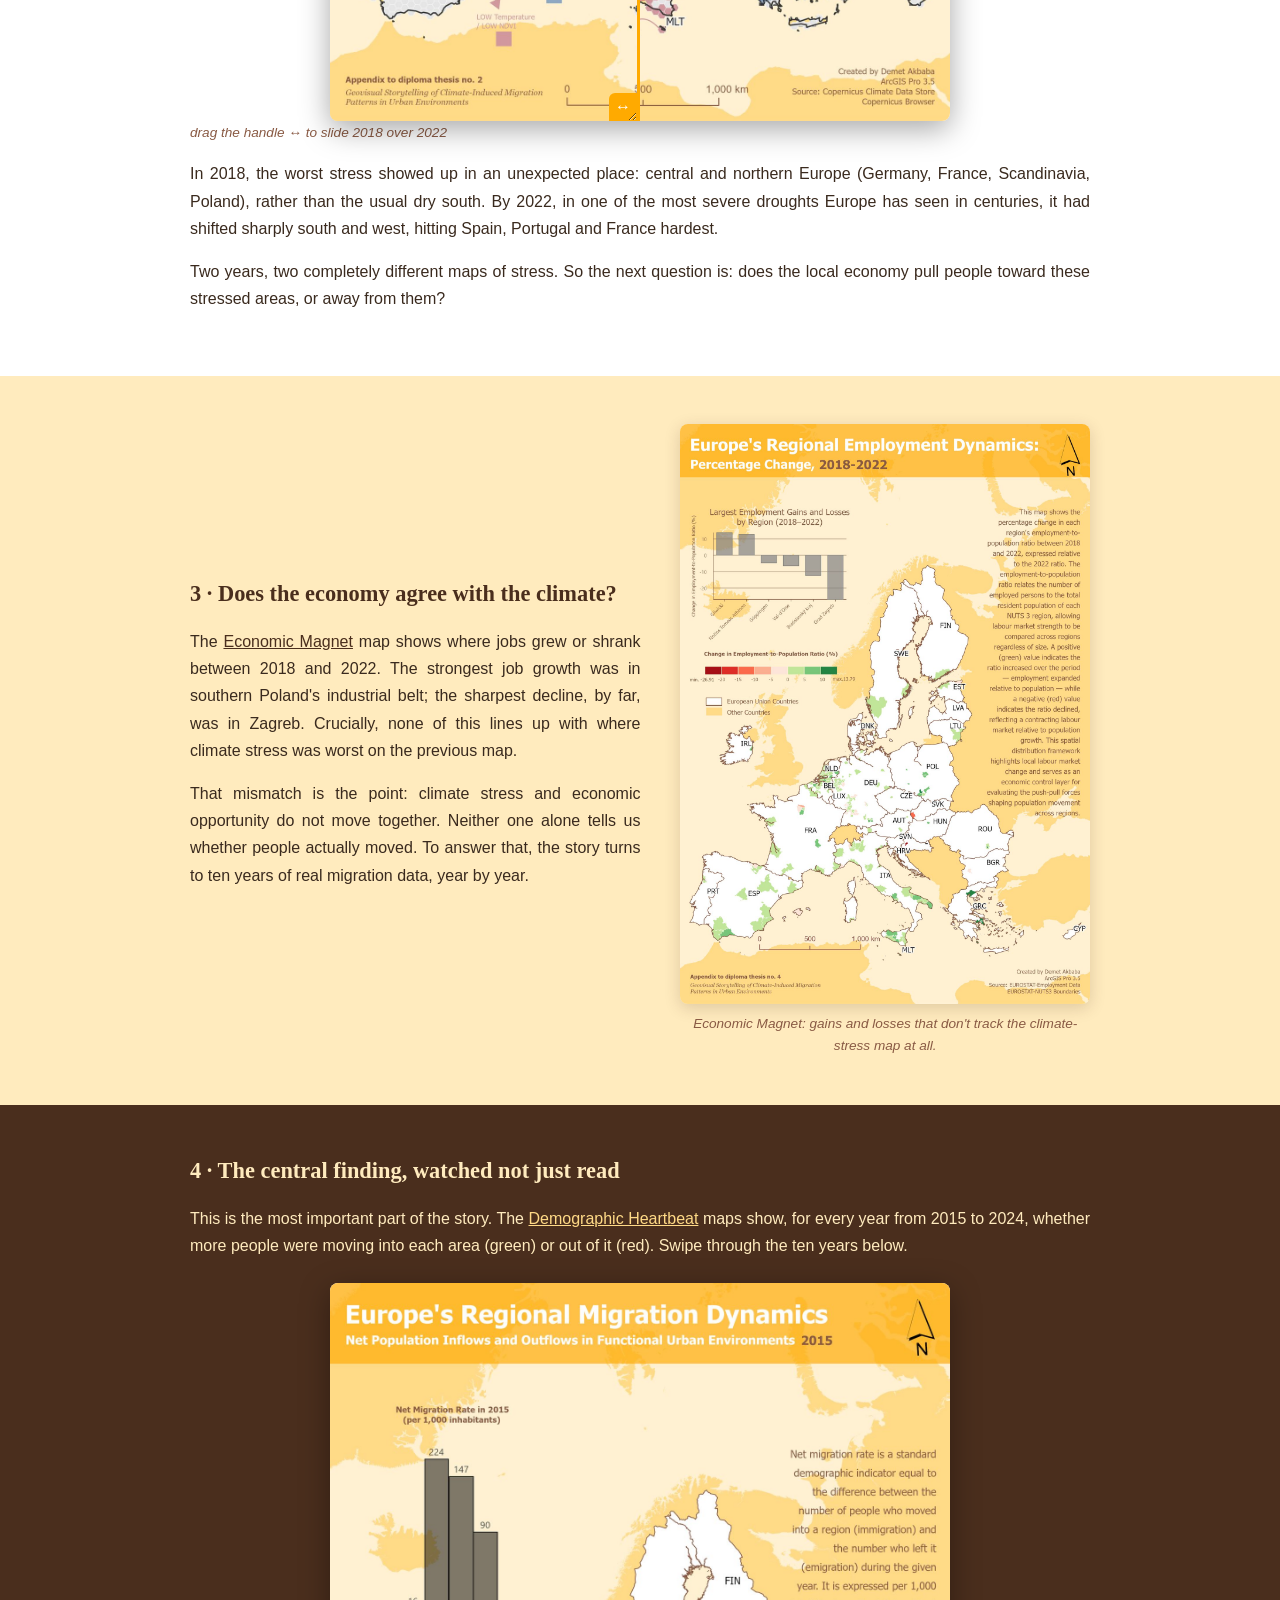
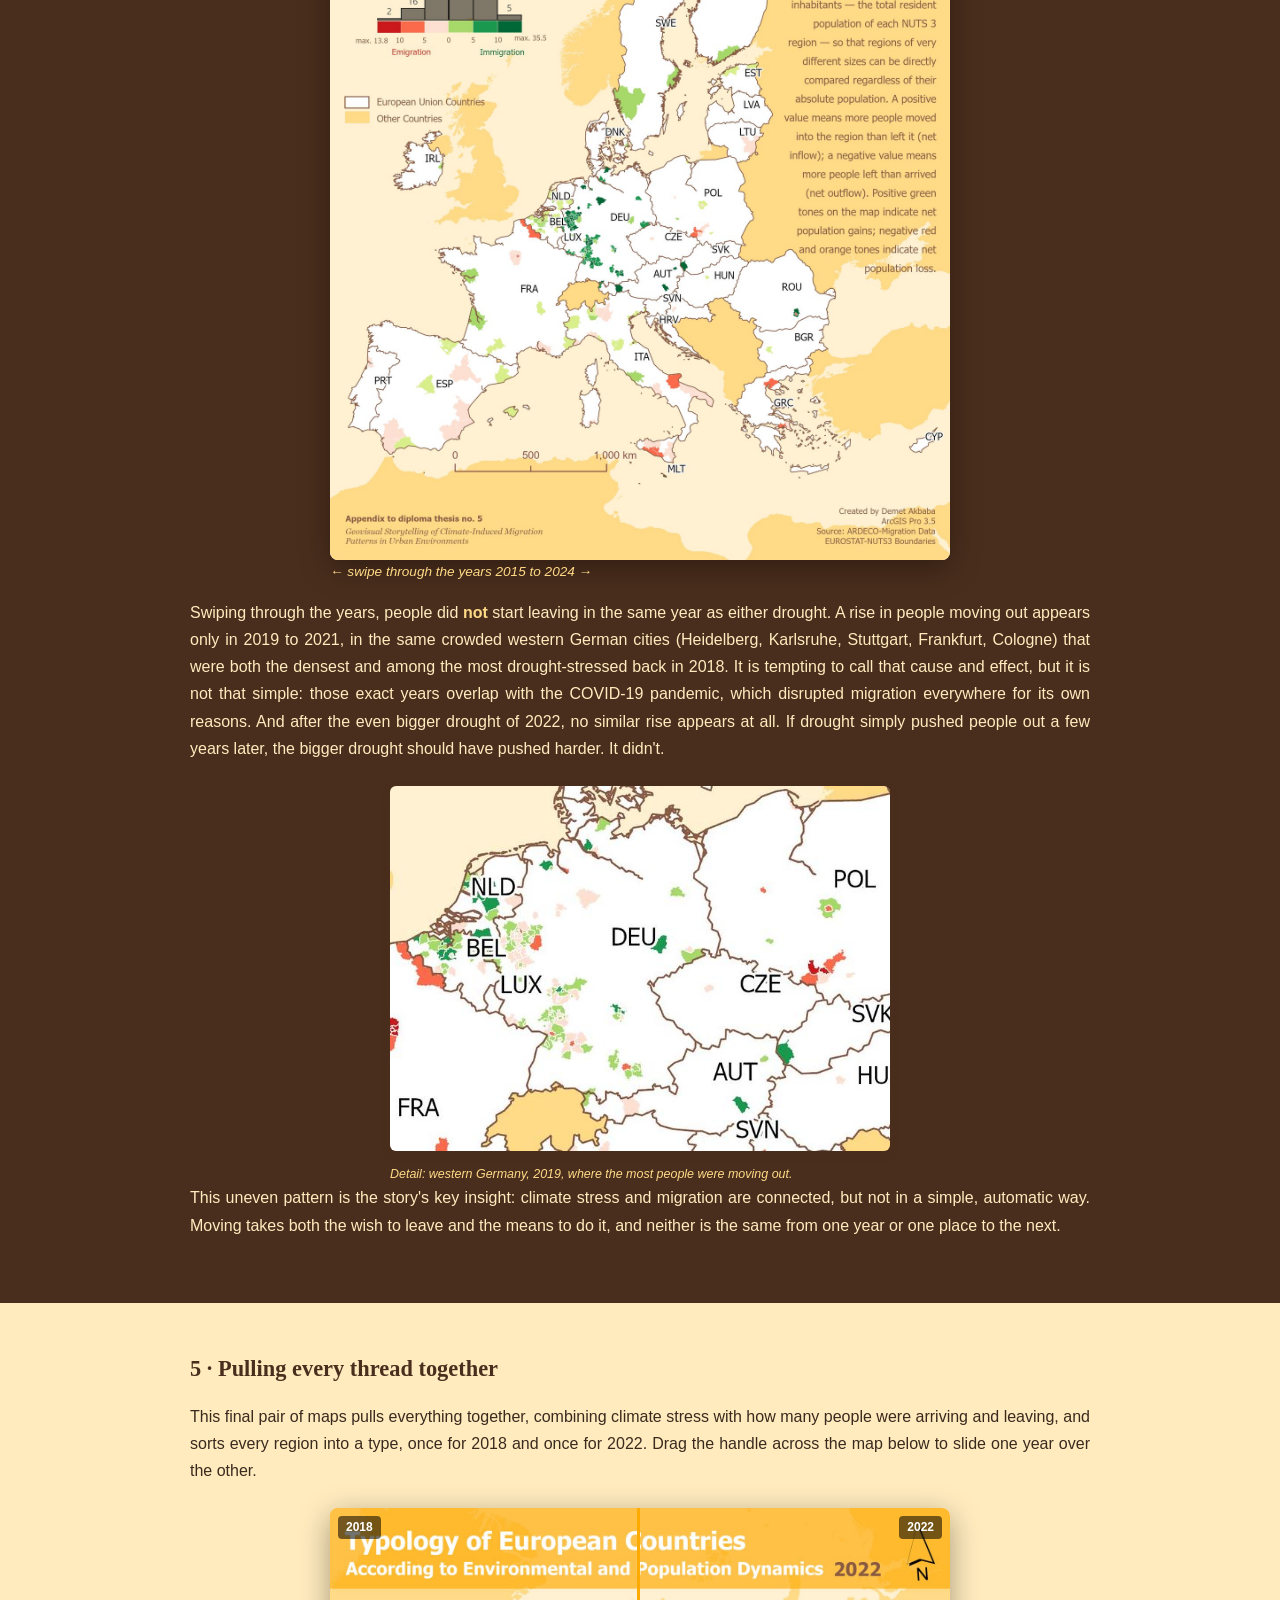
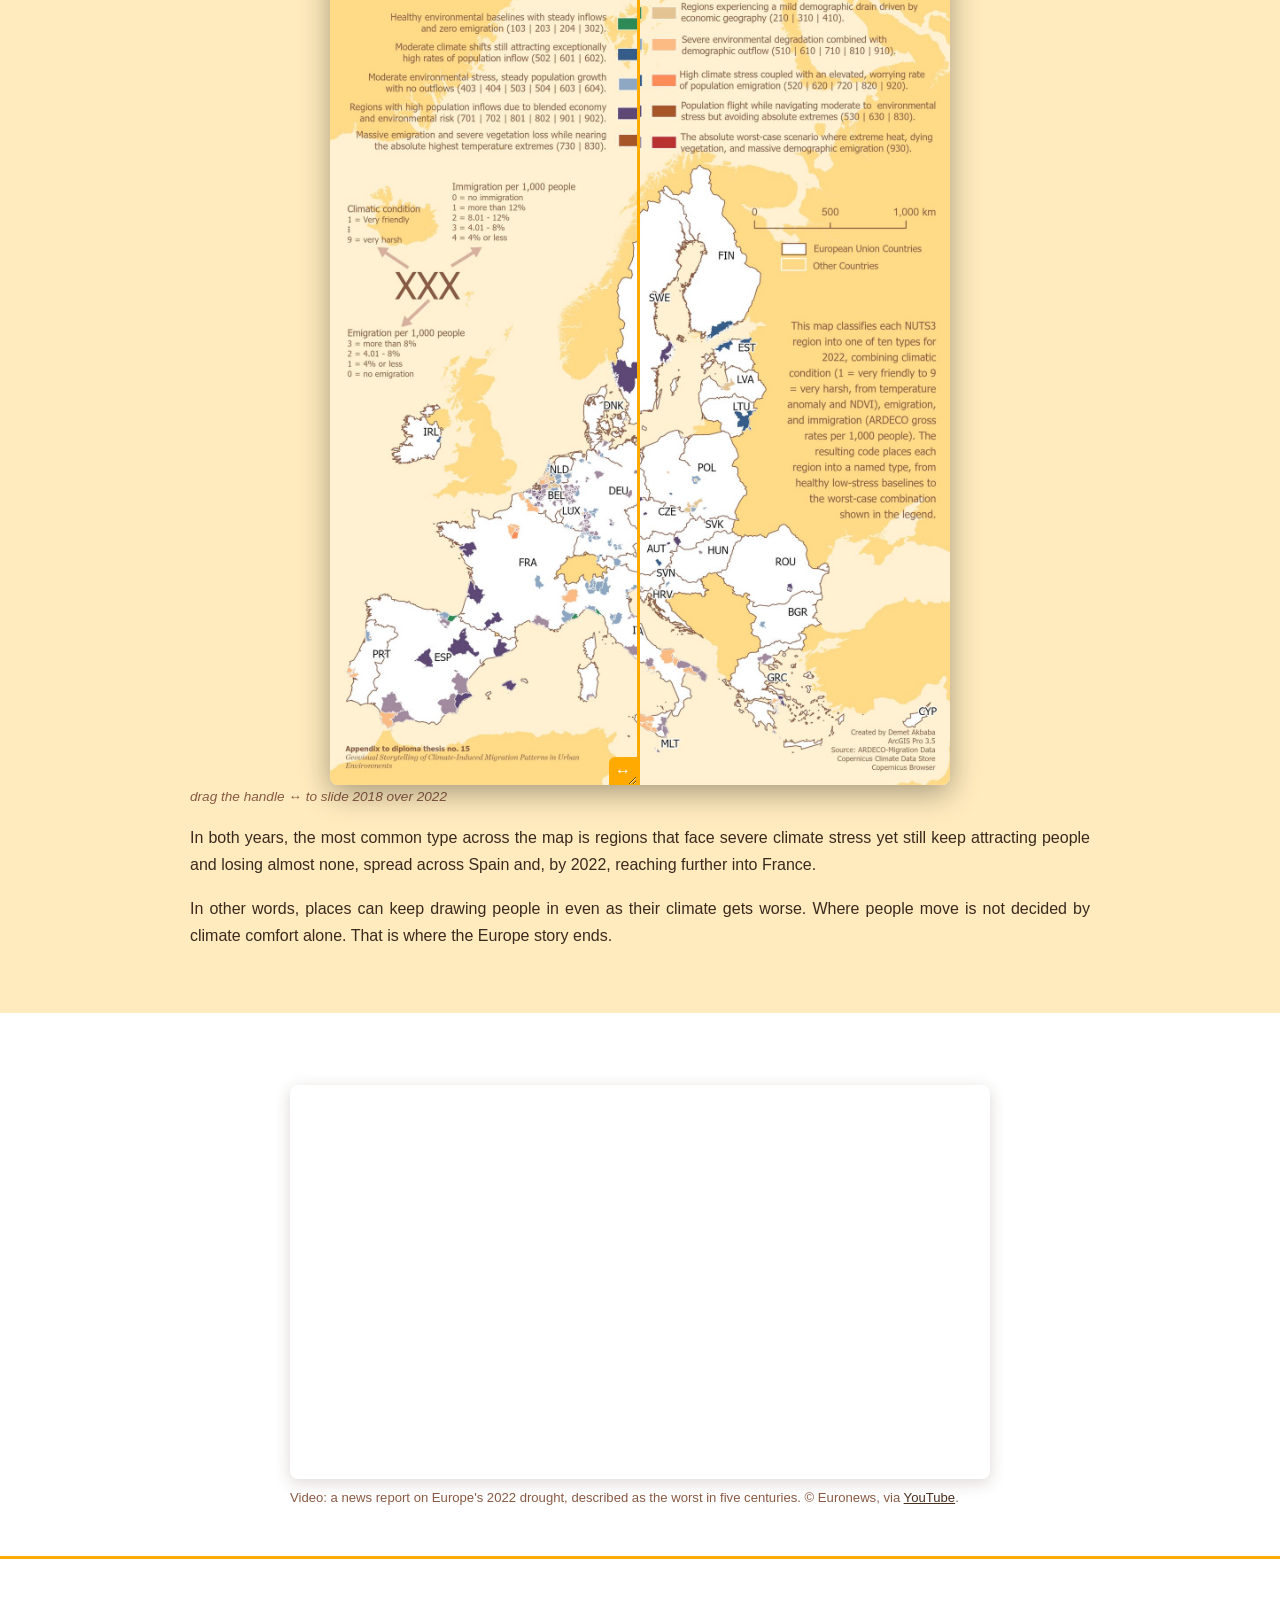
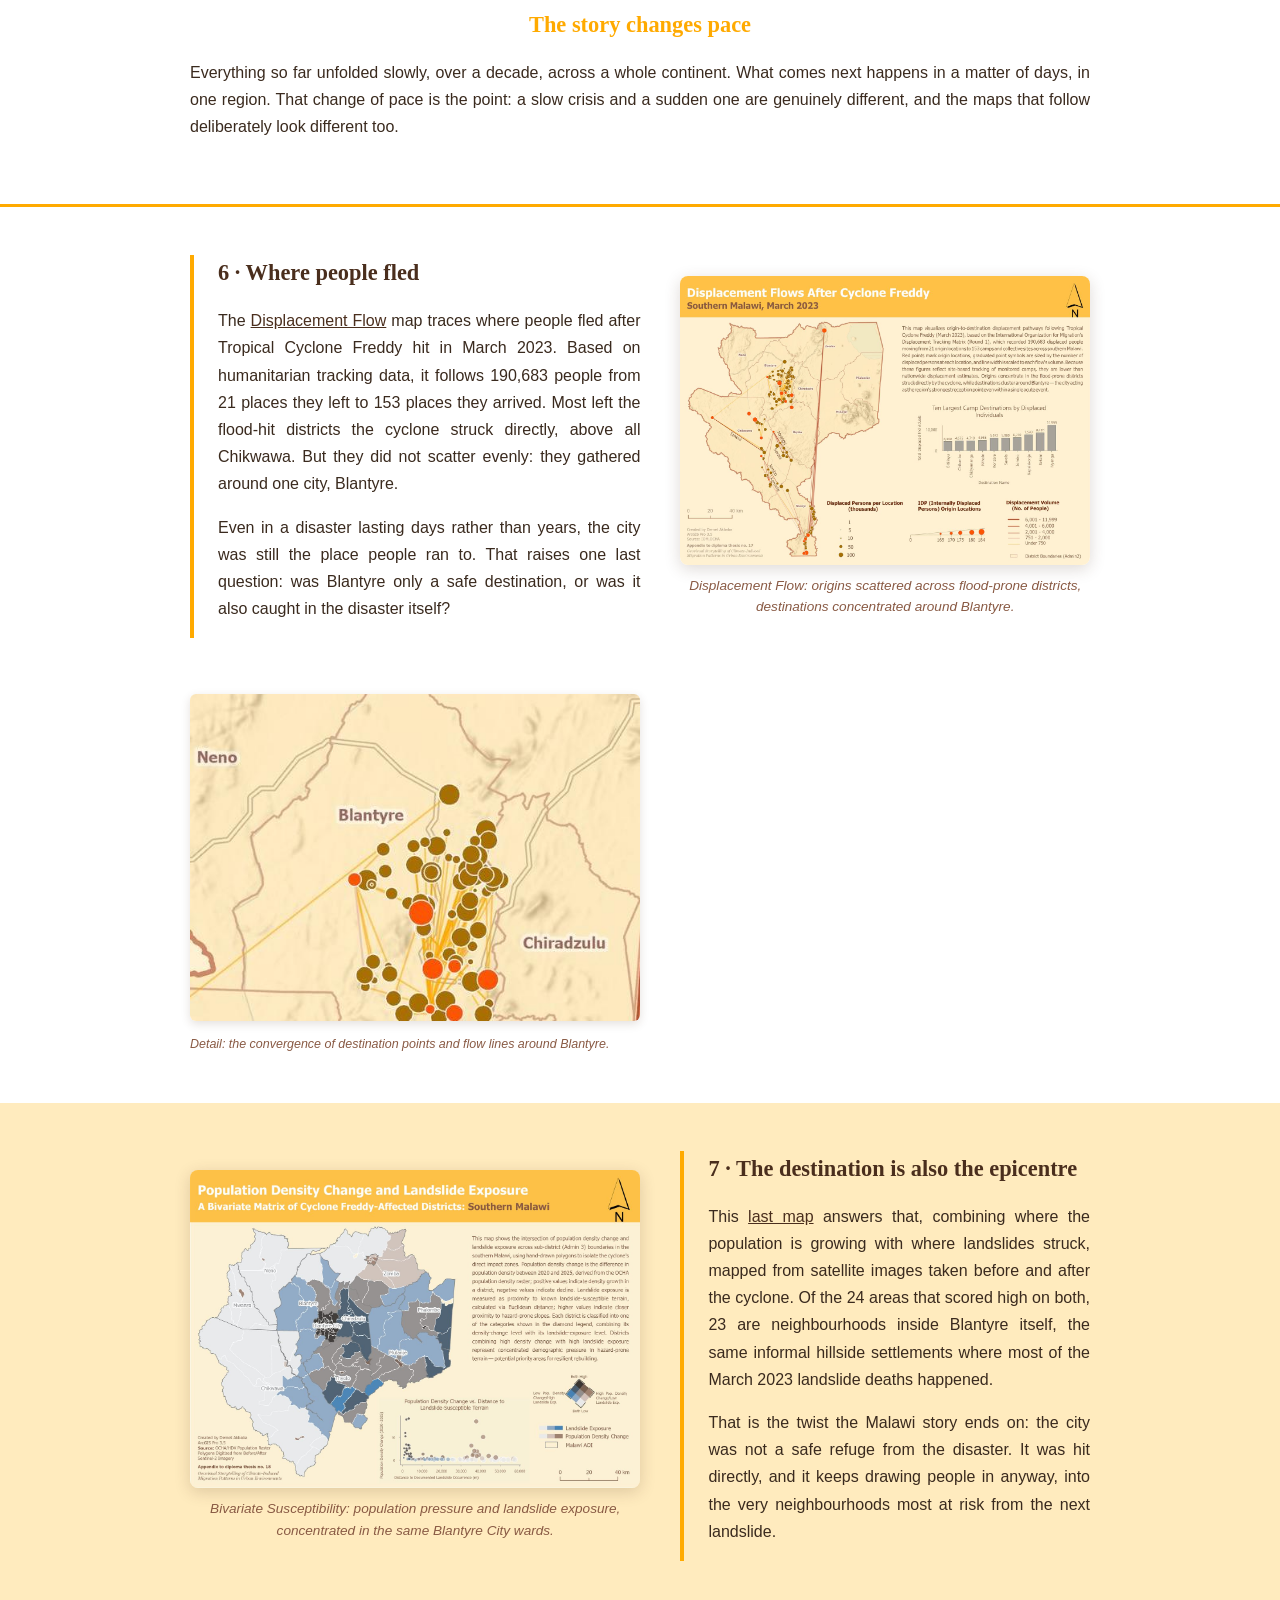
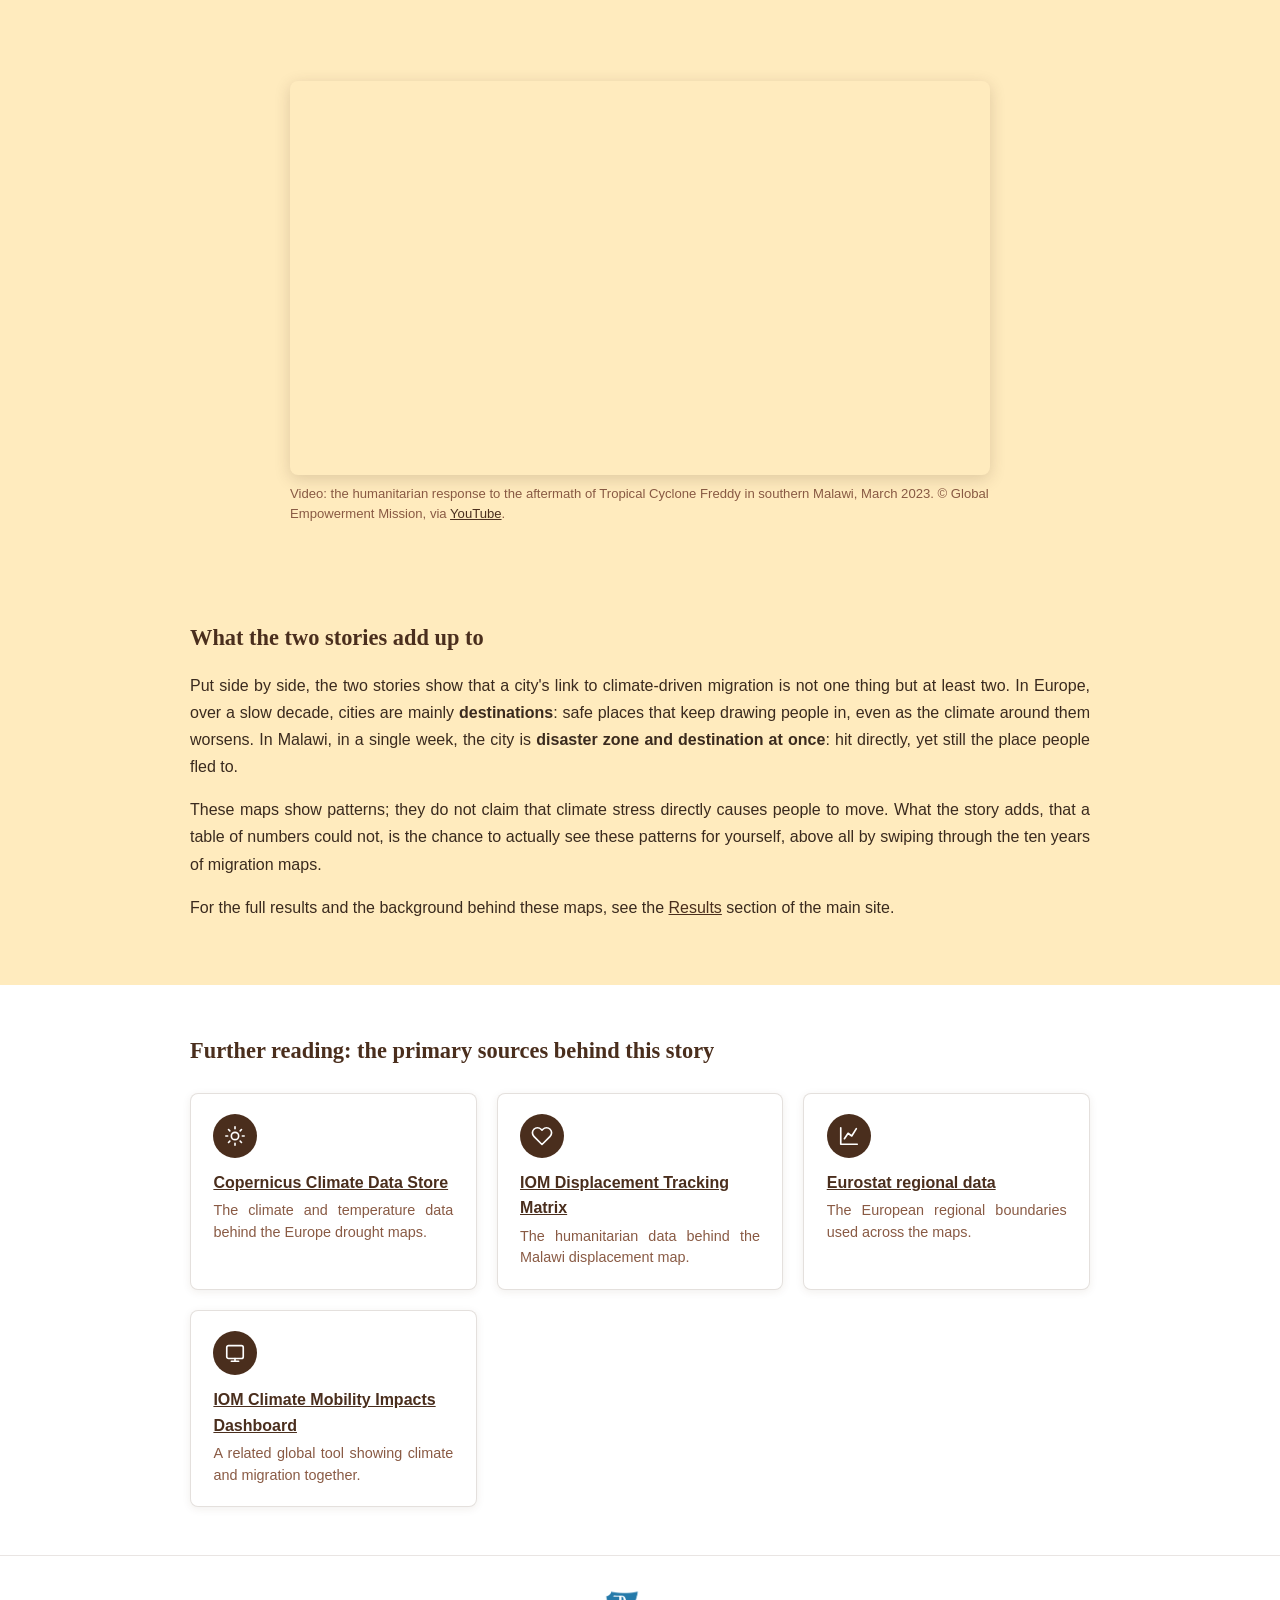
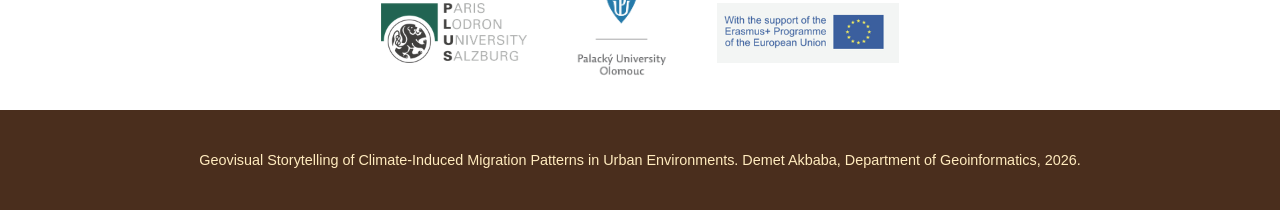
<file: story.html>
<!DOCTYPE html>
<html lang="en">
<head>
<meta charset="UTF-8">
<meta name="viewport" content="width=device-width, initial-scale=1.0">
<title>The Story Behind the Maps: Geovisual Storytelling of Climate-Induced Migration Patterns</title>
<meta name="description" content="A narrative walkthrough connecting the 18 maps of Demet Akbaba's diploma thesis into one continuous story, from population baseline to cross-case conclusion.">
<meta name="author" content="Demet Akbaba">
<link rel="stylesheet" href="css/style.css">
</head>
<body>

<header class="site-header">
  <div class="header-inner">
    <a class="brand" href="index.html#home">Demet Akbaba</a>
    <nav aria-label="Main navigation">
      <ul>
        <li><a href="index.html#objectives">Objectives</a></li>
        <li><a href="index.html#methods">Methods</a></li>
        <li><a href="index.html#maps">Maps</a></li>
        <li><a href="story.html" class="nav-current">The Story</a></li>
        <li><a href="index.html#results">Results</a></li>
        <li><a href="index.html#conclusion">Conclusion</a></li>
        <li><a href="index.html#summary">Summary</a></li>
        <li><a href="index.html#contact">Contact</a></li>
      </ul>
    </nav>
  </div>
</header>

<main>

<section class="story-hero">
  <div class="story-hero-inner">
    <p class="eyebrow">The Story</p>
    <h1>The Maps, Told as One Story</h1>
    <p class="story-hero-sub">The <a href="index.html#maps">Maps</a> page lets you browse all 18 maps in any order. This page is different: it walks you through them in sequence, as one connected story, where each map leads into the next.</p>
  </div>
</section>

<div class="story-article">

  <section class="story-beat">
    <div class="story-beat-inner">
      <h2>Setting the scene</h2>
      <p>This is a story about two very different climate crises. One unfolds slowly, over a decade, in the cities of Europe, where droughts build pressure year after year. The other happens in just days, in southern Malawi, when Tropical Cyclone Freddy struck in March 2023. Told together, they reveal something important: a city's link to climate-driven migration depends on whether the disaster happens somewhere else and pushes people toward the city, or happens to the city itself.</p>

      <figure class="story-media">
        <img src="images/site/europe_drought_ijssel.jpg" alt="A dried-up river harbour in Zutphen, the Netherlands, during the 2022 European drought" loading="lazy">
        <figcaption>A dried-up river harbour in Zutphen, the Netherlands, during the 2022 European drought. Photo: Tom Jutte, via <a href="https://www.flickr.com/photos/hereistom/52313947121/" target="_blank" rel="noopener">Flickr</a>, under a <a href="https://creativecommons.org/licenses/by-nc-nd/2.0/" target="_blank" rel="noopener">Creative Commons licence</a>.</figcaption>
      </figure>

      <p>The story starts, deliberately, with a question that has nothing to do with climate at all: where do people already live?</p>
    </div>
  </section>

  <section class="story-beat story-beat-alt" id="beat-map01">
    <div class="story-beat-inner story-beat-split">
      <div class="story-beat-text">
        <h2>1 &middot; Where people already are</h2>
        <p>The <a href="#map01">Human Canvas</a> map shows where people live across Europe, with bigger dots meaning more people. It reveals the famous "Blue Banana", a dense band of population running from the Rhine-Ruhr area down to northern Italy. Rhine-Ruhr is the densest spot on the whole map: 49 million people packed into a small area.</p>
        <p>Where people already live matters for everything that follows, because in a crowded region, even a small change in migration means a very large number of people moving. The next map asks whether these same crowded areas are also where climate stress hits hardest.</p>
      </div>
      <figure class="story-beat-figure">
        <a href="#map01"><img src="images/gallery/01_human_canvas.jpg" alt="Human Canvas map, Wurman dot population density across Europe" loading="lazy"></a>
        <figcaption>Human Canvas: the population baseline for everything that follows.</figcaption>
      </figure>
      <figure class="story-detail-crop">
        <img src="images/site/detail_rhine_ruhr.jpg" alt="Zoomed detail of the Rhine-Ruhr and Benelux corridor on the Human Canvas map, showing the densest cluster of large population dots" loading="lazy">
        <figcaption>Detail: the Rhine-Ruhr/Benelux corridor, the single densest cluster on the entire map.</figcaption>
      </figure>
    </div>
  </section>

  <section class="story-beat">
    <div class="story-beat-inner">
      <h2>2 &middot; Two droughts, two different shapes</h2>
      <p>The <a href="index.html#map02">Climate Stress Grid</a> shows where Europe's summers were hottest and driest, combining unusual heat with stressed vegetation, for the two big drought years of 2018 and 2022. The two years look very different. Drag the handle across the map below to slide one year over the other.</p>

      <div class="compare" role="group" aria-label="Overlay comparison of the Climate Stress Grid for 2018 and 2022">
        <img src="images/gallery/03_climate_stress_2022.jpg" alt="Climate Stress Grid, Summer 2022" loading="lazy">
        <div class="cmp-top">
          <img src="images/gallery/02_climate_stress_2018.jpg" alt="Climate Stress Grid, Summer 2018" loading="lazy">
        </div>
        <span class="cmp-tag cmp-tag-l">2018</span>
        <span class="cmp-tag cmp-tag-r">2022</span>
      </div>
      <p class="swipe-hint">drag the handle &#8596; to slide 2018 over 2022</p>

      <p>In 2018, the worst stress showed up in an unexpected place: central and northern Europe (Germany, France, Scandinavia, Poland), rather than the usual dry south. By 2022, in one of the most severe droughts Europe has seen in centuries, it had shifted sharply south and west, hitting Spain, Portugal and France hardest.</p>
      <p>Two years, two completely different maps of stress. So the next question is: does the local economy pull people toward these stressed areas, or away from them?</p>
    </div>
  </section>

  <section class="story-beat story-beat-alt" id="beat-map04">
    <div class="story-beat-inner story-beat-split">
      <div class="story-beat-text">
        <h2>3 &middot; Does the economy agree with the climate?</h2>
        <p>The <a href="#map04">Economic Magnet</a> map shows where jobs grew or shrank between 2018 and 2022. The strongest job growth was in southern Poland's industrial belt; the sharpest decline, by far, was in Zagreb. Crucially, none of this lines up with where climate stress was worst on the previous map.</p>
        <p>That mismatch is the point: climate stress and economic opportunity do not move together. Neither one alone tells us whether people actually moved. To answer that, the story turns to ten years of real migration data, year by year.</p>
      </div>
      <figure class="story-beat-figure">
        <a href="#map04"><img src="images/gallery/04_economic_magnet.jpg" alt="Economic Magnet map, 2018 to 2022 employment ratio change" loading="lazy"></a>
        <figcaption>Economic Magnet: gains and losses that don't track the climate-stress map at all.</figcaption>
      </figure>
    </div>
  </section>

  <section class="story-beat story-beat-centerpiece">
    <div class="story-beat-inner">
      <h2>4 &middot; The central finding, watched not just read</h2>
      <p>This is the most important part of the story. The <a href="index.html#map05">Demographic Heartbeat</a> maps show, for every year from 2015 to 2024, whether more people were moving into each area (green) or out of it (red). Swipe through the ten years below.</p>

      <div class="swipe-compare">
        <div class="swipe-track" role="group" tabindex="0" aria-label="Swipe through the Demographic Heartbeat migration maps from 2015 to 2024">
          <div class="swipe-slide"><img src="images/gallery/05_demographic_heartbeat_2015.jpg" alt="Migration map, 2015" loading="lazy"></div>
          <div class="swipe-slide"><img src="images/gallery/06_demographic_heartbeat_2016.jpg" alt="Migration map, 2016" loading="lazy"></div>
          <div class="swipe-slide"><img src="images/gallery/07_demographic_heartbeat_2017.jpg" alt="Migration map, 2017" loading="lazy"></div>
          <div class="swipe-slide"><img src="images/gallery/08_demographic_heartbeat_2018.jpg" alt="Migration map, 2018" loading="lazy"></div>
          <div class="swipe-slide"><img src="images/gallery/09_demographic_heartbeat_2019.jpg" alt="Migration map, 2019" loading="lazy"></div>
          <div class="swipe-slide"><img src="images/gallery/10_demographic_heartbeat_2020.jpg" alt="Migration map, 2020" loading="lazy"></div>
          <div class="swipe-slide"><img src="images/gallery/11_demographic_heartbeat_2021.jpg" alt="Migration map, 2021" loading="lazy"></div>
          <div class="swipe-slide"><img src="images/gallery/12_demographic_heartbeat_2022.jpg" alt="Migration map, 2022" loading="lazy"></div>
          <div class="swipe-slide"><img src="images/gallery/13_demographic_heartbeat_2023.jpg" alt="Migration map, 2023" loading="lazy"></div>
          <div class="swipe-slide"><img src="images/gallery/14_demographic_heartbeat_2024.jpg" alt="Migration map, 2024" loading="lazy"></div>
        </div>
        <p class="swipe-hint">&larr; swipe through the years 2015 to 2024 &rarr;</p>
      </div>

      <p>Swiping through the years, people did <strong>not</strong> start leaving in the same year as either drought. A rise in people moving out appears only in 2019 to 2021, in the same crowded western German cities (Heidelberg, Karlsruhe, Stuttgart, Frankfurt, Cologne) that were both the densest and among the most drought-stressed back in 2018. It is tempting to call that cause and effect, but it is not that simple: those exact years overlap with the COVID-19 pandemic, which disrupted migration everywhere for its own reasons. And after the even bigger drought of 2022, no similar rise appears at all. If drought simply pushed people out a few years later, the bigger drought should have pushed harder. It didn't.</p>

      <figure class="story-detail-crop story-detail-crop-center">
        <img src="images/site/detail_german_cluster.jpg" alt="Zoomed detail of western Germany on the 2019 migration map, showing where the most people were moving out" loading="lazy">
        <figcaption>Detail: western Germany, 2019, where the most people were moving out.</figcaption>
      </figure>
      <p>This uneven pattern is the story's key insight: climate stress and migration are connected, but not in a simple, automatic way. Moving takes both the wish to leave and the means to do it, and neither is the same from one year or one place to the next.</p>
    </div>
  </section>

  <section class="story-beat story-beat-alt">
    <div class="story-beat-inner">
      <h2>5 &middot; Pulling every thread together</h2>
      <p>This final pair of maps pulls everything together, combining climate stress with how many people were arriving and leaving, and sorts every region into a type, once for 2018 and once for 2022. Drag the handle across the map below to slide one year over the other.</p>

      <div class="compare" role="group" aria-label="Overlay comparison of the Typology of European Countries for 2018 and 2022">
        <img src="images/gallery/16_typology_2022.jpg" alt="Typology of European Countries, 2022" loading="lazy">
        <div class="cmp-top">
          <img src="images/gallery/15_typology_2018.jpg" alt="Typology of European Countries, 2018" loading="lazy">
        </div>
        <span class="cmp-tag cmp-tag-l">2018</span>
        <span class="cmp-tag cmp-tag-r">2022</span>
      </div>
      <p class="swipe-hint">drag the handle &#8596; to slide 2018 over 2022</p>

      <p>In both years, the most common type across the map is regions that face severe climate stress yet still keep attracting people and losing almost none, spread across Spain and, by 2022, reaching further into France.</p>
      <p>In other words, places can keep drawing people in even as their climate gets worse. Where people move is not decided by climate comfort alone. That is where the Europe story ends.</p>
    </div>
  </section>

  <div class="story-beat">
    <div class="story-beat-inner">
      <figure class="story-media">
        <div class="story-video">
          <iframe src="https://www.youtube.com/embed/22tH1CAoSbA" title="Europe faces its worst drought in five centuries, Euronews report, 2022" allow="accelerometer; clipboard-write; encrypted-media; gyroscope; picture-in-picture" allowfullscreen loading="lazy"></iframe>
        </div>
        <figcaption>Video: a news report on Europe's 2022 drought, described as the worst in five centuries. &copy; Euronews, via <a href="https://www.youtube.com/watch?v=22tH1CAoSbA" target="_blank" rel="noopener">YouTube</a>.</figcaption>
      </figure>
    </div>
  </div>

  <section class="story-beat story-turn">
    <div class="story-beat-inner">
      <h2>The story changes pace</h2>
      <p>Everything so far unfolded slowly, over a decade, across a whole continent. What comes next happens in a matter of days, in one region. That change of pace is the point: a slow crisis and a sudden one are genuinely different, and the maps that follow deliberately look different too.</p>
    </div>
  </section>

  <section class="story-beat story-beat-malawi" id="beat-map17">
    <div class="story-beat-inner story-beat-split">
      <div class="story-beat-text">
        <h2>6 &middot; Where people fled</h2>
        <p>The <a href="#map17">Displacement Flow</a> map traces where people fled after Tropical Cyclone Freddy hit in March 2023. Based on humanitarian tracking data, it follows 190,683 people from 21 places they left to 153 places they arrived. Most left the flood-hit districts the cyclone struck directly, above all Chikwawa. But they did not scatter evenly: they gathered around one city, Blantyre.</p>
        <p>Even in a disaster lasting days rather than years, the city was still the place people ran to. That raises one last question: was Blantyre only a safe destination, or was it also caught in the disaster itself?</p>
      </div>
      <figure class="story-beat-figure">
        <a href="#map17"><img src="images/gallery/17_displacement_flow.jpg" alt="Displacement Flow map, Southern Malawi after Cyclone Freddy" loading="lazy"></a>
        <figcaption>Displacement Flow: origins scattered across flood-prone districts, destinations concentrated around Blantyre.</figcaption>
      </figure>
      <figure class="story-detail-crop">
        <img src="images/site/detail_blantyre.jpg" alt="Zoomed detail of the Displacement Flow map around Blantyre, showing dense convergence of destination points and flow lines" loading="lazy">
        <figcaption>Detail: the convergence of destination points and flow lines around Blantyre.</figcaption>
      </figure>
    </div>
  </section>

  <section class="story-beat story-beat-alt story-beat-malawi" id="beat-map18">
    <div class="story-beat-inner story-beat-split story-beat-split-reverse">
      <div class="story-beat-text">
        <h2>7 &middot; The destination is also the epicentre</h2>
        <p>This <a href="#map18">last map</a> answers that, combining where the population is growing with where landslides struck, mapped from satellite images taken before and after the cyclone. Of the 24 areas that scored high on both, 23 are neighbourhoods inside Blantyre itself, the same informal hillside settlements where most of the March 2023 landslide deaths happened.</p>
        <p>That is the twist the Malawi story ends on: the city was not a safe refuge from the disaster. It was hit directly, and it keeps drawing people in anyway, into the very neighbourhoods most at risk from the next landslide.</p>
      </div>
      <figure class="story-beat-figure">
        <a href="#map18"><img src="images/gallery/18_bivariate_susceptibility.jpg" alt="Bivariate Susceptibility map, population density change and landslide exposure" loading="lazy"></a>
        <figcaption>Bivariate Susceptibility: population pressure and landslide exposure, concentrated in the same Blantyre City wards.</figcaption>
      </figure>
    </div>
  </section>

  <div class="story-beat story-beat-alt">
    <div class="story-beat-inner">
      <figure class="story-media">
        <div class="story-video">
          <iframe src="https://www.youtube.com/embed/KzUrLM03nC4" title="Humanitarian response to Cyclone Freddy in Malawi, March 2023" allow="accelerometer; clipboard-write; encrypted-media; gyroscope; picture-in-picture" allowfullscreen loading="lazy"></iframe>
        </div>
        <figcaption>Video: the humanitarian response to the aftermath of Tropical Cyclone Freddy in southern Malawi, March 2023. &copy; Global Empowerment Mission, via <a href="https://www.youtube.com/watch?v=KzUrLM03nC4" target="_blank" rel="noopener">YouTube</a>.</figcaption>
      </figure>
    </div>
  </div>

  <section class="story-beat story-closing">
    <div class="story-beat-inner">
      <h2>What the two stories add up to</h2>
      <p>Put side by side, the two stories show that a city's link to climate-driven migration is not one thing but at least two. In Europe, over a slow decade, cities are mainly <strong>destinations</strong>: safe places that keep drawing people in, even as the climate around them worsens. In Malawi, in a single week, the city is <strong>disaster zone and destination at once</strong>: hit directly, yet still the place people fled to.</p>
      <p>These maps show patterns; they do not claim that climate stress directly causes people to move. What the story adds, that a table of numbers could not, is the chance to actually see these patterns for yourself, above all by swiping through the ten years of migration maps.</p>
      <p>For the full results and the background behind these maps, see the <a href="index.html#results">Results</a> section of the main site.</p>
    </div>
  </section>

  <section class="story-beat story-further">
    <div class="story-beat-inner">
      <h2>Further reading: the primary sources behind this story</h2>
      <ul class="story-link-cards">
        <li>
          <span class="story-link-icon" aria-hidden="true"><svg viewBox="0 0 24 24" fill="none" stroke="currentColor" stroke-width="1.8" stroke-linecap="round" stroke-linejoin="round"><circle cx="12" cy="12" r="4"/><path d="M12 2v2M12 20v2M4.93 4.93l1.41 1.41M17.66 17.66l1.41 1.41M2 12h2M20 12h2M4.93 19.07l1.41-1.41M17.66 6.34l1.41-1.41"/></svg></span>
          <a href="https://cds.climate.copernicus.eu/" target="_blank" rel="noopener">Copernicus Climate Data Store</a>
          <p>The climate and temperature data behind the Europe drought maps.</p>
        </li>
        <li>
          <span class="story-link-icon" aria-hidden="true"><svg viewBox="0 0 24 24" fill="none" stroke="currentColor" stroke-width="1.8" stroke-linecap="round" stroke-linejoin="round"><path d="M20.84 4.61a5.5 5.5 0 0 0-7.78 0L12 5.67l-1.06-1.06a5.5 5.5 0 0 0-7.78 7.78l1.06 1.06L12 21.23l7.78-7.78 1.06-1.06a5.5 5.5 0 0 0 0-7.78z"/></svg></span>
          <a href="https://dtm.iom.int/about/methodological-framework" target="_blank" rel="noopener">IOM Displacement Tracking Matrix</a>
          <p>The humanitarian data behind the Malawi displacement map.</p>
        </li>
        <li>
          <span class="story-link-icon" aria-hidden="true"><svg viewBox="0 0 24 24" fill="none" stroke="currentColor" stroke-width="1.8" stroke-linecap="round" stroke-linejoin="round"><path d="M3 3v18h18"/><path d="M7 15l4-6 4 3 5-8"/></svg></span>
          <a href="https://ec.europa.eu/eurostat/web/nuts/" target="_blank" rel="noopener">Eurostat regional data</a>
          <p>The European regional boundaries used across the maps.</p>
        </li>
        <li>
          <span class="story-link-icon" aria-hidden="true"><svg viewBox="0 0 24 24" fill="none" stroke="currentColor" stroke-width="1.8" stroke-linecap="round" stroke-linejoin="round"><rect x="3" y="4" width="18" height="14" rx="2"/><path d="M8 21h8M12 18v3"/></svg></span>
          <a href="https://www.migrationdataportal.org/climate-mobility-impacts" target="_blank" rel="noopener">IOM Climate Mobility Impacts Dashboard</a>
          <p>A related global tool showing climate and migration together.</p>
        </li>
      </ul>
    </div>
  </section>

</div>

<div class="lightbox" id="map01">
  <a href="#beat-map01" class="lightbox-close" aria-label="Close"><svg viewBox="0 0 24 24" fill="none" stroke="currentColor" stroke-width="2" stroke-linecap="round"><line x1="5" y1="5" x2="19" y2="19"/><line x1="19" y1="5" x2="5" y2="19"/></svg></a>
  <a href="#beat-map01" class="lightbox-bg" aria-hidden="true" tabindex="-1"></a>  <a href="images/maps/01_human_canvas.png" download class="lightbox-download" aria-label="Download full resolution PNG of Human Canvas"><svg viewBox="0 0 24 24" fill="none" stroke="currentColor" stroke-width="2" stroke-linecap="round" stroke-linejoin="round"><path d="M12 3v12"/><polyline points="7 10 12 15 17 10"/><line x1="5" y1="21" x2="19" y2="21"/></svg></a>

  <input type="checkbox" id="zoom01" class="zoom-toggle">
  <figure class="lightbox-figure">
    <label for="zoom01" class="zoom-label"><img src="images/gallery/01_human_canvas_full.jpg" alt="Human Canvas map, Wurman dot population density across Europe" loading="lazy"></label>
    <figcaption><span class="lightbox-title">1. Human Canvas (Wurman Dots)</span><span class="zoom-hint">Click the map to zoom in. Click again to zoom out.</span><span class="lightbox-desc">Population is aggregated into a hexagonal grid across the EU and displayed as Wurman dots sized by population count. The map reproduces the classic "Blue Banana" corridor of dense settlement from the Rhine-Ruhr region to northern Italy, with Rhine-Ruhr the single densest cluster (49 million people across 14 adjacent cells) and the Paris Basin containing the single largest cell (11.8 million).</span></figcaption>
  </figure>
</div>

<div class="lightbox" id="map04">
  <a href="#beat-map04" class="lightbox-close" aria-label="Close"><svg viewBox="0 0 24 24" fill="none" stroke="currentColor" stroke-width="2" stroke-linecap="round"><line x1="5" y1="5" x2="19" y2="19"/><line x1="19" y1="5" x2="5" y2="19"/></svg></a>
  <a href="#beat-map04" class="lightbox-bg" aria-hidden="true" tabindex="-1"></a>  <a href="images/maps/04_economic_magnet.png" download class="lightbox-download" aria-label="Download full resolution PNG of Economic Magnet"><svg viewBox="0 0 24 24" fill="none" stroke="currentColor" stroke-width="2" stroke-linecap="round" stroke-linejoin="round"><path d="M12 3v12"/><polyline points="7 10 12 15 17 10"/><line x1="5" y1="21" x2="19" y2="21"/></svg></a>

  <input type="checkbox" id="zoom04" class="zoom-toggle">
  <figure class="lightbox-figure">
    <label for="zoom04" class="zoom-label"><img src="images/gallery/04_economic_magnet_full.jpg" alt="Economic Magnet map, 2018 to 2022 employment ratio change" loading="lazy"></label>
    <figcaption><span class="lightbox-title">4. Economic Magnet</span><span class="zoom-hint">Click the map to zoom in. Click again to zoom out.</span><span class="lightbox-desc">A choropleth of the percentage change in each urban region's employment-to-population ratio between 2018 and 2022. The strongest gains cluster in southern Poland (Gliwicki, Katowicki, Kraków), while Grad Zagreb shows by far the steepest decline (-26.9%).</span></figcaption>
  </figure>
</div>

<div class="lightbox" id="map17">
  <a href="#beat-map17" class="lightbox-close" aria-label="Close"><svg viewBox="0 0 24 24" fill="none" stroke="currentColor" stroke-width="2" stroke-linecap="round"><line x1="5" y1="5" x2="19" y2="19"/><line x1="19" y1="5" x2="5" y2="19"/></svg></a>
  <a href="#beat-map17" class="lightbox-bg" aria-hidden="true" tabindex="-1"></a>  <a href="images/maps/17_displacement_flow.png" download class="lightbox-download" aria-label="Download full resolution PNG of Displacement Flow"><svg viewBox="0 0 24 24" fill="none" stroke="currentColor" stroke-width="2" stroke-linecap="round" stroke-linejoin="round"><path d="M12 3v12"/><polyline points="7 10 12 15 17 10"/><line x1="5" y1="21" x2="19" y2="21"/></svg></a>

  <input type="checkbox" id="zoom17" class="zoom-toggle">
  <figure class="lightbox-figure">
    <label for="zoom17" class="zoom-label"><img src="images/gallery/17_displacement_flow_full.jpg" alt="Displacement Flow map, Southern Malawi after Cyclone Freddy" loading="lazy"></label>
    <figcaption><span class="lightbox-title">17. Displacement Flow</span><span class="zoom-hint">Click the map to zoom in. Click again to zoom out.</span><span class="lightbox-desc">Origin-destination flow lines and graduated point symbols map displacement recorded by the IOM Displacement Tracking Matrix after Tropical Cyclone Freddy (March 2023): 190,683 people across 21 origins and 153 destinations.</span></figcaption>
  </figure>
</div>

<div class="lightbox" id="map18">
  <a href="#beat-map18" class="lightbox-close" aria-label="Close"><svg viewBox="0 0 24 24" fill="none" stroke="currentColor" stroke-width="2" stroke-linecap="round"><line x1="5" y1="5" x2="19" y2="19"/><line x1="19" y1="5" x2="5" y2="19"/></svg></a>
  <a href="#beat-map18" class="lightbox-bg" aria-hidden="true" tabindex="-1"></a>  <a href="images/maps/18_bivariate_susceptibility.png" download class="lightbox-download" aria-label="Download full resolution PNG of Bivariate Susceptibility"><svg viewBox="0 0 24 24" fill="none" stroke="currentColor" stroke-width="2" stroke-linecap="round" stroke-linejoin="round"><path d="M12 3v12"/><polyline points="7 10 12 15 17 10"/><line x1="5" y1="21" x2="19" y2="21"/></svg></a>

  <input type="checkbox" id="zoom18" class="zoom-toggle">
  <figure class="lightbox-figure">
    <label for="zoom18" class="zoom-label"><img src="images/gallery/18_bivariate_susceptibility_full.jpg" alt="Bivariate Susceptibility map, population density change and landslide exposure" loading="lazy"></label>
    <figcaption><span class="lightbox-title">18. Bivariate Susceptibility</span><span class="zoom-hint">Click the map to zoom in. Click again to zoom out.</span><span class="lightbox-desc">Combines 2020 to 2025 population change with landslide exposure into a single bivariate map across Malawi's Admin3 districts. Of the 24 districts falling into the highest category for both variables, 23 are wards within Blantyre City itself.</span></figcaption>
  </figure>
</div>

<section class="logos-strip" aria-label="Partner institutions">
  <div class="logos-inner">
    <img src="images/logos/plus.png" alt="Paris-Lodron University Salzburg logo" class="partner-logo">
    <img src="images/logos/palacky.png" alt="Palack&yacute; University Olomouc logo" class="partner-logo partner-logo--large">
    <img src="images/logos/erasmus.png" alt="With the support of the Erasmus+ Programme of the European Union" class="partner-logo">
  </div>
</section>

</main>

<footer class="site-footer">
  <p>Geovisual Storytelling of Climate-Induced Migration Patterns in Urban Environments. Demet Akbaba, Department of Geoinformatics, 2026.</p>
</footer>

</body>
</html>
</file>
<file: css/style.css>
/* Colour palette taken directly from the thesis's own Cartographic Design System (Section 3.3):
   warm gold/cream backgrounds and brown text only — no blue.
   Heading font: system serif (editorial feel). Body font: system sans. No external font requests. */

:root {
  --gold: #FFDA87;
  --cream: #FFEBBE;
  --brown-dark: #4A2E1D;
  --brown-text: #895A44;
  --orange-accent: #FFAA00;
  --white: #FFFFFF;
  --heading-font: Georgia, 'Times New Roman', Times, serif;
  --body-font: Arial, Helvetica, sans-serif;
}

* {
  box-sizing: border-box;
}

html {
  scroll-behavior: smooth;
}

body {
  margin: 0;
  font-family: var(--body-font);
  color: #3a2a1e;
  background-color: var(--white);
  line-height: 1.6;
  counter-reset: section-num;
}

h1, h2, h3 {
  color: var(--brown-dark);
  font-weight: bold;
  font-family: var(--heading-font);
}

a {
  color: var(--brown-dark);
}

a:hover {
  color: var(--orange-accent);
}

/* Header / Nav */

.site-header {
  background-color: var(--orange-accent);
  position: sticky;
  top: 0;
  z-index: 10;
  border-bottom: 3px solid var(--brown-dark);
  box-shadow: 0 2px 10px rgba(0,0,0,0.15);
}

.header-inner {
  max-width: 1100px;
  margin: 0 auto;
  padding: 0.75rem 1.25rem;
  display: flex;
  flex-wrap: wrap;
  align-items: center;
  justify-content: space-between;
  gap: 0.5rem;
}

.brand {
  font-weight: 600;
  font-size: 1.15rem;
  font-family: var(--body-font);
  color: var(--brown-dark);
  text-decoration: none;
}

.site-header nav ul {
  list-style: none;
  margin: 0;
  padding: 0;
  display: flex;
  flex-wrap: wrap;
  gap: 1.25rem;
}

.site-header nav a {
  text-decoration: none;
  color: var(--brown-dark);
  font-weight: bold;
  padding-bottom: 3px;
  border-bottom: 2px solid transparent;
  transition: border-color 0.2s ease, color 0.2s ease;
}

.site-header nav a:hover {
  color: var(--brown-dark);
  border-bottom-color: var(--brown-dark);
}

/* Hero — one of the finished maps sits dimmed behind the title */

.hero {
  background-image: linear-gradient(rgba(30,18,10,0.72), rgba(30,18,10,0.68)), url('../images/site/hero_bg.jpg');
  background-size: cover;
  background-position: center;
  padding: 4.5rem 1.25rem;
}

.hero-inner {
  max-width: 900px;
  margin: 0 auto;
}

.eyebrow {
  text-transform: uppercase;
  letter-spacing: 0.12em;
  font-size: 0.85rem;
  color: var(--gold);
  font-weight: bold;
  margin: 0 0 0.75rem 0;
}

.hero h1 {
  font-size: 2.3rem;
  margin: 0 0 1rem 0;
  color: var(--white);
  line-height: 1.25;
}

.hero-sub {
  font-size: 1.1rem;
  color: var(--gold);
  max-width: 70ch;
}

.hero-meta {
  display: grid;
  grid-template-columns: repeat(auto-fit, minmax(220px, 1fr));
  gap: 1rem 2rem;
  margin-top: 2.5rem;
  padding-top: 1.5rem;
  border-top: 1px solid rgba(255,218,135,0.3);
}

.hero-meta div {
  margin: 0;
}

.hero-meta dt {
  font-size: 0.8rem;
  text-transform: uppercase;
  letter-spacing: 0.05em;
  color: var(--orange-accent);
  font-weight: bold;
}

.hero-meta dd {
  margin: 0.15rem 0 0 0;
  color: var(--white);
}

/* Stats strip */

.stats-strip {
  background-color: var(--brown-dark);
}

.stats-inner {
  max-width: 1000px;
  margin: 0 auto;
  padding: 1.75rem 1.25rem;
  display: grid;
  grid-template-columns: repeat(auto-fit, minmax(160px, 1fr));
  gap: 1.5rem;
  text-align: center;
}

.stat {
  display: flex;
  flex-direction: column;
}

.stat-num {
  font-family: var(--heading-font);
  font-size: 2.25rem;
  font-weight: bold;
  color: var(--orange-accent);
  line-height: 1.1;
}

.stat-label {
  margin-top: 0.35rem;
  font-size: 0.85rem;
  letter-spacing: 0.03em;
  color: var(--cream);
}

/* Sections */

.section {
  padding: 3.5rem 1.25rem;
  counter-increment: section-num;
}

.section-alt {
  background-color: var(--cream);
}

.section-inner {
  max-width: 1000px;
  margin: 0 auto;
}

.section-inner p {
  text-align: justify;
  hyphens: auto;
}

.contact-address {
  text-align: left !important;
}

.section-inner h2 {
  display: flex;
  align-items: center;
  gap: 0.75rem;
  font-size: 1.6rem;
}

.section-inner h2::before {
  content: counter(section-num, decimal-leading-zero);
  font-family: var(--heading-font);
  font-size: 1.1rem;
  font-weight: bold;
  color: var(--white);
  background-color: var(--orange-accent);
  min-width: 2.25rem;
  height: 2.25rem;
  display: inline-flex;
  align-items: center;
  justify-content: center;
  border-radius: 50%;
  flex-shrink: 0;
}

.section-note {
  color: var(--brown-text);
  font-size: 0.95rem;
}

blockquote {
  border-left: 4px solid var(--orange-accent);
  margin: 1rem 0;
  padding: 0.5rem 1.25rem;
  font-style: italic;
  color: var(--brown-text);
  background-color: rgba(255,170,0,0.08);
  text-align: justify;
  hyphens: auto;
}

blockquote cite {
  display: block;
  margin-top: 0.5rem;
  font-style: normal;
  font-size: 0.9rem;
}

/* Methods */

.methods-grid {
  display: grid;
  grid-template-columns: repeat(auto-fit, minmax(220px, 1fr));
  gap: 1.5rem;
  margin: 1.5rem 0;
}

.methods-grid > div {
  background-color: var(--white);
  border: 1px solid rgba(74,46,29,0.15);
  border-radius: 8px;
  padding: 1.25rem 1.4rem;
  box-shadow: 0 2px 8px rgba(74,46,29,0.08);
}

.methods-grid h3 {
  font-size: 1.05rem;
  margin: 0 0 0.6rem 0;
  padding-bottom: 0.5rem;
  border-bottom: 2px solid var(--orange-accent);
}

.methods-grid ul {
  margin: 0;
  padding-left: 1.1rem;
}

.methods-grid li {
  margin-bottom: 0.35rem;
}

.methodology-figure {
  margin: 2rem 0;
  text-align: center;
}

.methodology-figure img {
  max-width: 100%;
  height: auto;
}

.methodology-figure figcaption {
  margin-top: 0.75rem;
  font-size: 0.85rem;
  font-style: italic;
  color: var(--brown-text);
}

/* Maps gallery */

.group-title {
  margin-top: 2.5rem;
  border-bottom: 2px solid var(--orange-accent);
  padding-bottom: 0.4rem;
  font-family: var(--heading-font);
}

.map-grid {
  display: grid;
  grid-template-columns: repeat(auto-fill, minmax(230px, 1fr));
  gap: 1.5rem;
  margin: 1.5rem 0;
}

.map-grid figure {
  margin: 0;
  background-color: var(--white);
  border: 1px solid rgba(74,46,29,0.15);
  border-radius: 8px;
  overflow: hidden;
  box-shadow: 0 3px 10px rgba(74,46,29,0.12);
  transition: transform 0.2s ease, box-shadow 0.2s ease;
}

.map-grid figure:hover {
  transform: translateY(-5px);
  box-shadow: 0 10px 22px rgba(74,46,29,0.22);
}

.map-grid a {
  display: block;
}

.map-grid img {
  display: block;
  width: 100%;
  height: 185px;
  object-fit: cover;
  transition: transform 0.3s ease;
}

.map-grid figure:hover img {
  transform: scale(1.04);
}

.map-grid figcaption {
  padding: 0.7rem 0.9rem;
  font-size: 0.9rem;
  color: var(--brown-dark);
  font-weight: bold;
  border-top: 3px solid var(--orange-accent);
}

.map-grid figure.featured figcaption {
  background-color: var(--orange-accent);
}

/* Downloads */

.download-grid {
  display: flex;
  flex-wrap: wrap;
  justify-content: center;
  gap: 2.5rem;
  margin-top: 2.5rem;
  text-align: center;
}

.download-card {
  display: flex;
  flex-direction: column;
  align-items: center;
  width: 150px;
  text-decoration: none;
  transition: transform 0.2s ease;
}

.download-card:hover {
  transform: translateY(-6px);
}

.download-icon {
  width: 92px;
  height: 92px;
  border-radius: 50%;
  background-color: var(--brown-dark);
  display: flex;
  align-items: center;
  justify-content: center;
  box-shadow: 0 4px 14px rgba(74,46,29,0.25);
  transition: background-color 0.2s ease;
}

.download-card:hover .download-icon {
  background-color: var(--orange-accent);
}

.download-icon svg {
  width: 40px;
  height: 40px;
  color: var(--white);
  transition: color 0.2s ease;
}

.download-card:hover .download-icon svg {
  color: var(--brown-dark);
}

.download-label {
  display: block;
  margin-top: 0.9rem;
  font-weight: bold;
  color: var(--brown-dark);
  font-size: 0.92rem;
  line-height: 1.3;
}

.download-sub {
  display: block;
  margin-top: 0.2rem;
  font-size: 0.75rem;
  letter-spacing: 0.06em;
  color: var(--brown-text);
  text-transform: uppercase;
}

/* Footer */

.site-footer {
  background-color: var(--brown-dark);
  color: var(--cream);
  text-align: center;
  padding: 1.5rem 1.25rem;
  font-size: 0.9rem;
}

/* Partner logos strip */

.logos-strip {
  background-color: var(--white);
  border-top: 1px solid rgba(74,46,29,0.12);
  padding: 2rem 1.25rem;
}

.logos-inner {
  max-width: 900px;
  margin: 0 auto;
  display: flex;
  flex-wrap: wrap;
  justify-content: center;
  align-items: center;
  gap: 3rem;
}

.partner-logo {
  height: 60px;
  width: auto;
  max-width: 220px;
  object-fit: contain;
  filter: grayscale(15%);
  opacity: 0.9;
  transition: opacity 0.2s ease, filter 0.2s ease;
}

.partner-logo:hover {
  opacity: 1;
  filter: grayscale(0%);
}

.partner-logo--large {
  height: 90px;
  max-width: 200px;
}

/* Lightbox (pure CSS, no JavaScript) */

.lightbox {
  display: none;
  position: fixed;
  inset: 0;
  z-index: 100;
  align-items: center;
  justify-content: center;
  padding: 2.5rem 1.25rem;
  overflow-y: auto;
}

.lightbox:target {
  display: flex;
}

.lightbox-bg {
  position: absolute;
  inset: 0;
  background-color: rgba(20,12,7,0.92);
}

.lightbox-figure {
  position: relative;
  z-index: 1;
  margin: auto;
  max-width: min(95vw, 1100px);
  display: flex;
  flex-direction: column;
  align-items: center;
}

.lightbox-figure img {
  max-width: 100%;
  max-height: 62vh;
  object-fit: contain;
  border-radius: 4px;
  box-shadow: 0 10px 40px rgba(0,0,0,0.5);
}

/* Click-to-zoom (pure CSS, no JavaScript): a hidden checkbox toggles a
   zoomed, scrollable/pannable state on the image via the sibling combinator. */

.zoom-toggle {
  position: absolute;
  opacity: 0;
  pointer-events: none;
}

.zoom-label {
  display: block;
  line-height: 0;
}

.zoom-label img {
  cursor: zoom-in;
}

.zoom-toggle:checked ~ .lightbox-figure {
  max-width: 92vw;
  max-height: 82vh;
  overflow: auto;
  align-items: flex-start;
  cursor: default;
  border-radius: 4px;
}

.zoom-toggle:checked ~ .lightbox-figure img {
  max-width: none;
  max-height: none;
  width: 2200px;
  cursor: zoom-out;
}

.zoom-toggle:checked ~ .lightbox-figure figcaption {
  max-width: none;
}

.lightbox-figure figcaption {
  margin-top: 1rem;
  max-width: 68ch;
  max-height: 20vh;
  overflow-y: auto;
  text-align: left;
}

.lightbox-title {
  display: block;
  color: var(--gold);
  font-weight: bold;
  font-size: 1rem;
  margin-bottom: 0.25rem;
}

.zoom-hint {
  display: block;
  color: var(--orange-accent);
  font-size: 0.78rem;
  font-style: italic;
  margin-bottom: 0.5rem;
}

.lightbox-desc {
  display: block;
  color: var(--cream);
  font-size: 0.9rem;
  line-height: 1.55;
}

.lightbox-close {
  position: absolute;
  top: 1.25rem;
  right: 1.5rem;
  z-index: 2;
  width: 44px;
  height: 44px;
  border-radius: 50%;
  background-color: var(--orange-accent);
  display: flex;
  align-items: center;
  justify-content: center;
  box-shadow: 0 4px 14px rgba(0,0,0,0.35);
  text-decoration: none;
  transition: background-color 0.2s ease, transform 0.2s ease;
}

.lightbox-close:hover {
  background-color: var(--brown-dark);
  transform: rotate(90deg);
}

.lightbox-close svg {
  width: 20px;
  height: 20px;
  color: var(--brown-dark);
  transition: color 0.2s ease;
}

.lightbox-close:hover svg {
  color: var(--white);
}

@media (max-width: 500px) {
  .lightbox-close {
    top: 0.5rem;
    right: 0.5rem;
  }
}

.lightbox-download {
  position: absolute;
  top: 1.25rem;
  left: 1.5rem;
  z-index: 2;
  display: flex;
  align-items: center;
  gap: 0.4rem;
  background-color: var(--orange-accent);
  color: var(--brown-dark);
  font-size: 0.8rem;
  font-weight: bold;
  padding: 0.5rem 0.9rem;
  border-radius: 20px;
  text-decoration: none;
  box-shadow: 0 4px 14px rgba(0,0,0,0.35);
  transition: background-color 0.2s ease, color 0.2s ease;
}

.lightbox-download:hover {
  background-color: var(--brown-dark);
  color: var(--white);
}

.lightbox-download svg {
  width: 16px;
  height: 16px;
  flex-shrink: 0;
}

.lightbox-download::after {
  content: "Download PNG";
}

@media (max-width: 700px) {
  .lightbox-download {
    top: 0.5rem;
    left: 0.5rem;
    padding: 0.4rem 0.7rem;
    font-size: 0.7rem;
  }
  .lightbox-download::after {
    content: "PNG";
  }
}

.lightbox-nav {
  position: absolute;
  top: 50%;
  transform: translateY(-50%);
  z-index: 2;
  width: 50px;
  height: 50px;
  border-radius: 50%;
  background-color: var(--orange-accent);
  display: flex;
  align-items: center;
  justify-content: center;
  box-shadow: 0 4px 14px rgba(0,0,0,0.35);
  text-decoration: none;
  transition: background-color 0.2s ease, transform 0.2s ease;
}

.lightbox-nav:hover {
  background-color: var(--brown-dark);
}

.lightbox-prev {
  left: 1.5rem;
}

.lightbox-next {
  right: 1.5rem;
}

.lightbox-prev:hover {
  transform: translateY(-50%) translateX(-4px);
}

.lightbox-next:hover {
  transform: translateY(-50%) translateX(4px);
}

.lightbox-nav svg {
  width: 24px;
  height: 24px;
  color: var(--brown-dark);
  transition: color 0.2s ease;
}

.lightbox-nav:hover svg {
  color: var(--white);
}

@media (max-width: 700px) {
  .lightbox-nav {
    width: 40px;
    height: 40px;
  }
  .lightbox-prev {
    left: 0.4rem;
  }
  .lightbox-next {
    right: 0.4rem;
  }
  .lightbox-nav svg {
    width: 18px;
    height: 18px;
  }
}

/* "The Story" — current-page nav indicator */

.site-header nav a.nav-current {
  border-bottom-color: var(--brown-dark);
}

/* Story page */

.story-hero {
  background-color: var(--brown-dark);
  padding: 3.5rem 1.25rem;
  text-align: center;
}

.story-hero-inner {
  max-width: 760px;
  margin: 0 auto;
}

.story-hero h1 {
  color: var(--white);
  font-size: 2rem;
  margin: 0 0 1rem 0;
}

.story-hero-sub {
  color: var(--cream);
  font-size: 1.05rem;
  line-height: 1.6;
}

.story-hero-sub a {
  color: var(--gold);
}

.story-beat {
  padding: 3rem 1.25rem;
}

.story-beat-alt {
  background-color: var(--cream);
}

.story-beat-inner {
  max-width: 900px;
  margin: 0 auto;
}

.story-beat h2 {
  font-size: 1.4rem;
  margin: 0 0 1rem 0;
}

.story-beat p {
  margin: 0 0 1rem 0;
  line-height: 1.7;
  text-align: justify;
  hyphens: auto;
}

.story-beat-split {
  display: grid;
  grid-template-columns: 1.1fr 1fr;
  gap: 2.5rem;
  align-items: center;
}

.story-beat-split-reverse .story-beat-text {
  order: 2;
}

.story-beat-split-reverse .story-beat-figure {
  order: 1;
}

.story-beat-figure {
  margin: 0;
}

.story-beat-figure img {
  display: block;
  width: 100%;
  border-radius: 8px;
  box-shadow: 0 4px 16px rgba(74,46,29,0.18);
}

.story-beat-figure figcaption {
  margin-top: 0.6rem;
  font-size: 0.85rem;
  font-style: italic;
  color: var(--brown-text);
  text-align: center;
}

.story-beat-centerpiece {
  background-color: var(--brown-dark);
}

.story-beat-centerpiece h2,
.story-beat-centerpiece p {
  color: var(--cream);
}

.story-beat-centerpiece strong {
  color: var(--gold);
}

.story-beat-centerpiece a {
  color: var(--gold);
}

.story-beat-centerpiece .story-detail-crop figcaption {
  color: var(--gold);
}

.story-note {
  font-size: 0.85rem;
  font-style: italic;
  color: var(--gold) !important;
  opacity: 0.85;
}

.story-turn {
  text-align: center;
  border-top: 3px solid var(--orange-accent);
  border-bottom: 3px solid var(--orange-accent);
}

.story-turn h2 {
  color: var(--orange-accent);
}

.story-beat-malawi .story-beat-text {
  border-left: 4px solid var(--orange-accent);
  padding-left: 1.5rem;
}

.story-closing {
  background-color: var(--cream);
}

/* Further Reading — visual card version */

.story-link-cards {
  list-style: none;
  margin: 1.5rem 0 0 0;
  padding: 0;
  display: grid;
  grid-template-columns: repeat(auto-fit, minmax(220px, 1fr));
  gap: 1.25rem;
}

.story-link-cards li {
  background-color: var(--white);
  border: 1px solid rgba(74,46,29,0.15);
  border-radius: 8px;
  padding: 1.25rem 1.4rem;
  box-shadow: 0 2px 8px rgba(74,46,29,0.08);
  transition: transform 0.2s ease, box-shadow 0.2s ease;
}

.story-link-cards li:hover {
  transform: translateY(-4px);
  box-shadow: 0 8px 20px rgba(74,46,29,0.16);
}

.story-link-icon {
  display: flex;
  align-items: center;
  justify-content: center;
  width: 44px;
  height: 44px;
  border-radius: 50%;
  background-color: var(--brown-dark);
  margin-bottom: 0.75rem;
}

.story-link-icon svg {
  width: 22px;
  height: 22px;
  color: var(--white);
}

.story-link-cards a {
  font-weight: bold;
  display: block;
  margin-bottom: 0.3rem;
}

.story-link-cards p {
  margin: 0;
  font-size: 0.9rem;
  color: var(--brown-text);
  line-height: 1.5;
}

/* Context maps (study area) and detail-crop callouts */

.story-context-map {
  max-width: 700px;
  margin: 1.5rem auto 0 auto;
  text-align: center;
}

.story-context-map img {
  width: 100%;
  border-radius: 8px;
  box-shadow: 0 4px 16px rgba(74,46,29,0.18);
}

.story-context-map figcaption {
  margin-top: 0.6rem;
  font-size: 0.85rem;
  font-style: italic;
  color: var(--brown-text);
}

.story-detail-crop {
  margin: 1rem 0 0 0;
}

.story-detail-crop img {
  width: 100%;
  border-radius: 6px;
  box-shadow: 0 3px 10px rgba(74,46,29,0.15);
}

.story-detail-crop figcaption {
  margin-top: 0.4rem;
  font-size: 0.78rem;
  font-style: italic;
  color: var(--brown-text);
}

.story-detail-crop-center {
  max-width: 500px;
  margin: 1.5rem auto 0 auto;
}

/* Topic photos and embedded video (multimedia, with attribution below) */

.story-media {
  max-width: 700px;
  margin: 1.5rem auto 0 auto;
}

.story-media img {
  width: 100%;
  border-radius: 8px;
  box-shadow: 0 4px 16px rgba(74,46,29,0.18);
}

.story-media figcaption {
  margin-top: 0.6rem;
  font-size: 0.82rem;
  color: var(--brown-text);
  line-height: 1.5;
}

.story-media figcaption a {
  color: var(--brown-dark);
}

.story-video {
  position: relative;
  width: 100%;
  aspect-ratio: 16 / 9;
  border-radius: 8px;
  overflow: hidden;
  box-shadow: 0 4px 16px rgba(74,46,29,0.18);
}

.story-video iframe {
  position: absolute;
  inset: 0;
  width: 100%;
  height: 100%;
  border: 0;
}

/* Swipe-through track (pure CSS, no JavaScript): a horizontal scroll-snap
   track. The reader swipes (finger on touch, drag / trackpad / arrow keys on
   desktop) across the maps, which snap into the same position so successive
   years can be seen in place. Used for the ten-year Demographic Heartbeat
   sequence. The two year-pair comparisons (Climate Stress Grid, Typology) use
   the overlay comparison below instead. */

.swipe-compare {
  max-width: 620px;
  margin: 1.5rem auto 0 auto;
}

.swipe-track {
  display: flex;
  overflow-x: auto;
  scroll-snap-type: x mandatory;
  scroll-behavior: smooth;
  -webkit-overflow-scrolling: touch;
  border-radius: 8px;
  background-color: var(--white);
  box-shadow: 0 8px 30px rgba(0,0,0,0.35);
}

.swipe-track:focus {
  outline: 3px solid var(--orange-accent);
  outline-offset: 2px;
}

.swipe-track::-webkit-scrollbar {
  height: 10px;
}

.swipe-track::-webkit-scrollbar-track {
  background: var(--cream);
}

.swipe-track::-webkit-scrollbar-thumb {
  background: var(--orange-accent);
  border-radius: 5px;
}

.swipe-slide {
  flex: 0 0 100%;
  scroll-snap-align: center;
}

.swipe-slide img {
  display: block;
  width: 100%;
  height: auto;
}

.swipe-hint {
  text-align: center;
  font-size: 0.85rem;
  font-style: italic;
  color: var(--brown-text);
  margin: 0.6rem 0 2rem 0;
}

.story-beat-centerpiece .swipe-hint {
  color: var(--gold);
}

/* Overlay swipe-to-compare (pure CSS, no JavaScript): two maps are stacked in
   the same box. The top map sits in a resizable overlay; dragging the handle at
   the divider slides the top map across, revealing the bottom map underneath,
   so a reader can line up 2018 against 2022 directly. Used only for the two
   year-pair comparisons (Climate Stress Grid, Typology); the ten-year
   Demographic Heartbeat stays a swipe-through track above, since ten frames
   cannot be overlaid in pairs. */

.compare {
  --cmp-w: min(620px, 92vw);
  position: relative;
  width: var(--cmp-w);
  margin: 1.5rem auto 0 auto;
  border-radius: 8px;
  overflow: hidden;
  box-shadow: 0 8px 30px rgba(0,0,0,0.35);
  background-color: var(--white);
}

.compare > img {              /* bottom (revealed) map */
  display: block;
  width: var(--cmp-w);
  height: auto;
}

.cmp-top {                    /* top (overlay) map, draggable width */
  position: absolute;
  top: 0;
  left: 0;
  width: 50%;
  min-width: 28px;
  max-width: 100%;
  height: 100%;
  overflow: hidden;
  resize: horizontal;
  border-right: 3px solid var(--orange-accent);
}

.cmp-top img {
  display: block;
  width: var(--cmp-w);        /* full box width so both maps stay aligned */
  height: auto;
  max-width: none;
}

/* a visible grip over the native drag handle (bottom-right corner of the
   overlay); pointer-events:none so the underlying resize handle still works */
.cmp-top::after {
  content: "\2194";
  position: absolute;
  right: 0;
  bottom: 0;
  width: 28px;
  height: 28px;
  line-height: 28px;
  text-align: center;
  font-size: 16px;
  color: var(--white);
  background-color: var(--orange-accent);
  border-top-left-radius: 6px;
  pointer-events: none;
}

.cmp-tag {                    /* year labels in the top corners */
  position: absolute;
  top: 8px;
  padding: 2px 8px;
  font-size: 0.75rem;
  font-weight: 700;
  color: var(--white);
  background-color: rgba(0, 0, 0, 0.55);
  border-radius: 4px;
  pointer-events: none;
  z-index: 3;
}

.cmp-tag-l { left: 8px; }
.cmp-tag-r { right: 8px; }

/* Responsive */

@media (max-width: 600px) {
  .hero h1 {
    font-size: 1.6rem;
  }
  .site-header nav ul {
    gap: 0.75rem;
    font-size: 0.9rem;
  }
  .section-inner h2 {
    font-size: 1.3rem;
  }
  .story-beat-split {
    grid-template-columns: 1fr;
  }
  .story-beat-split-reverse .story-beat-text {
    order: 1;
  }
  .story-beat-split-reverse .story-beat-figure {
    order: 2;
  }
}
</file>
